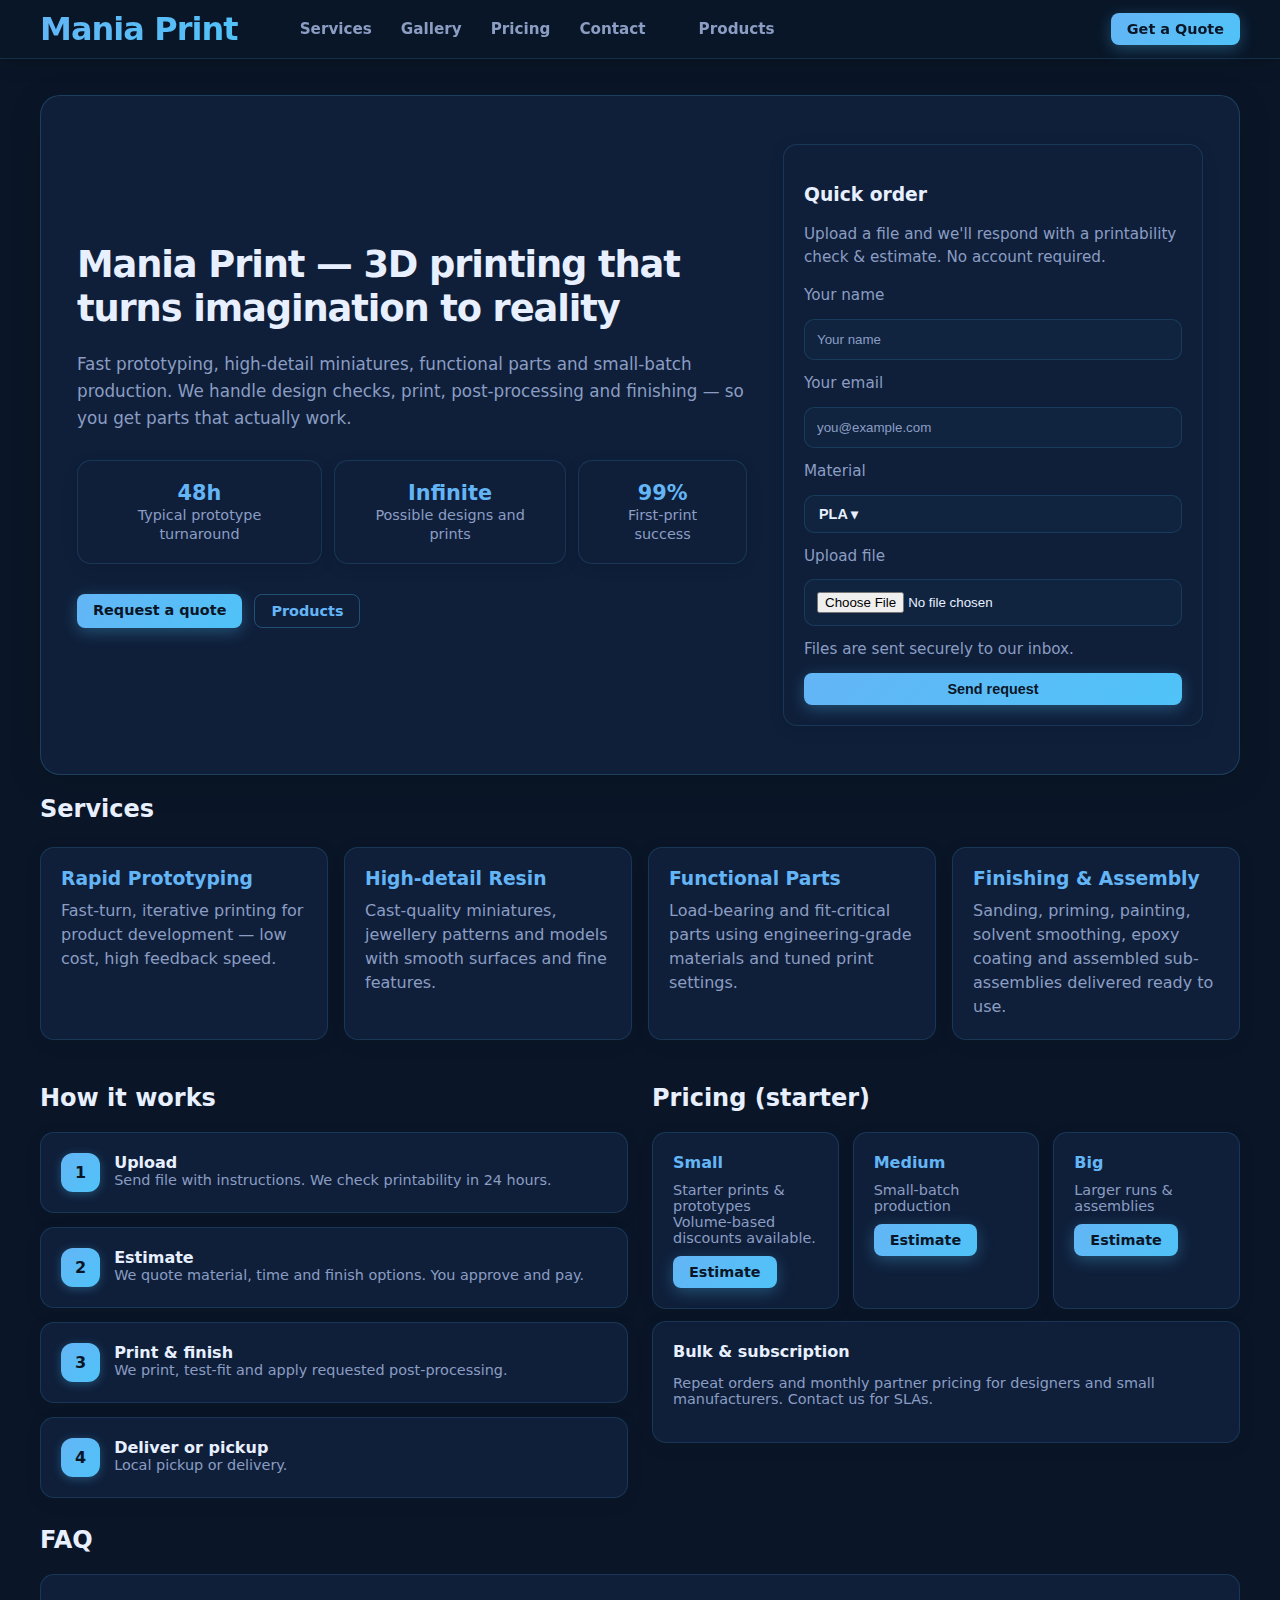
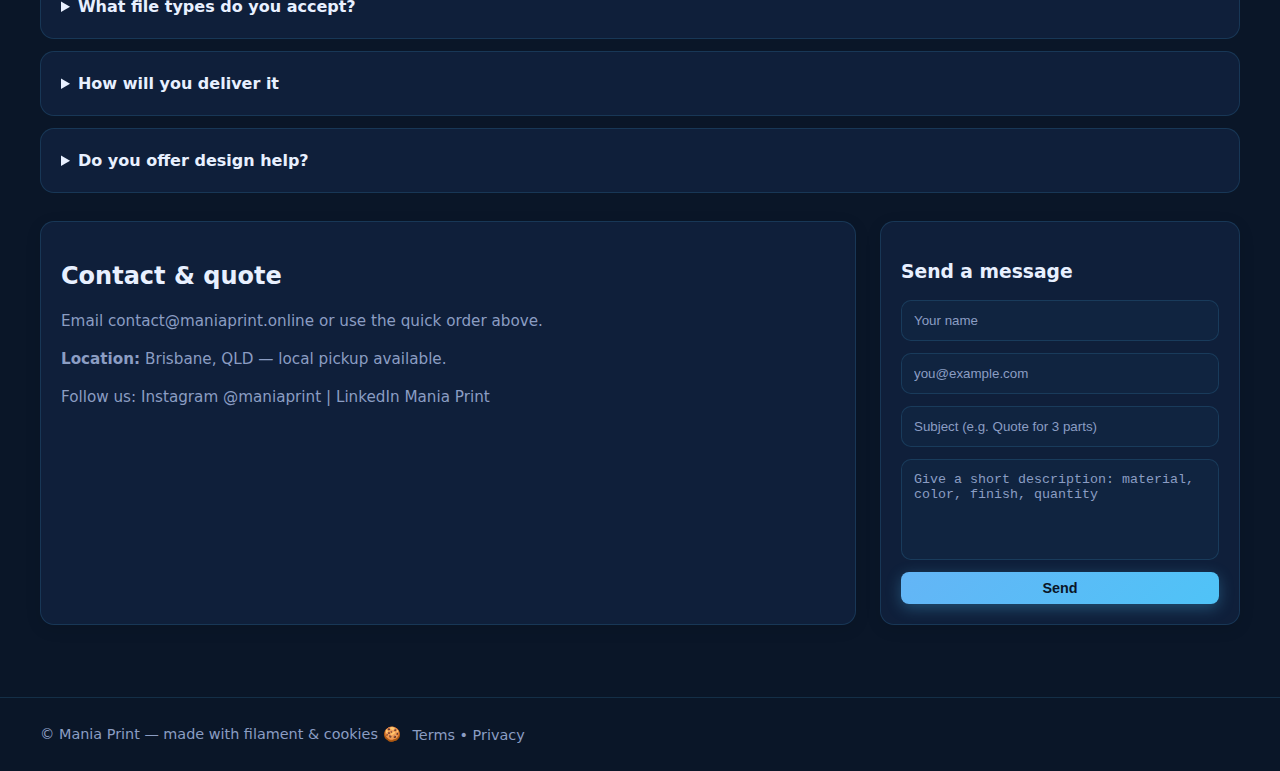
<file: index.html>
<!-- Main -->

<!doctype html>
<html lang="en">
<head>
  <meta charset="utf-8" />
  <meta name="viewport" content="width=device-width,initial-scale=1" />
  <title>Mania Print — 3D Printing Studio</title>
  <meta name="description" content="Mania Print — professional 3D printing services: prototyping, small-batch production, repairs, finishing and custom design." />
  <link rel="stylesheet" href="styles.css">
</head>
<body>
  <header class="site-header">
    <div class="container">
      <a class="logo" href="index.html">Mania Print</a>
      <nav class="nav" id="nav">
        <a href="#services">Services</a>
        <a href="#gallery">Gallery</a>
        <a href="#pricing">Pricing</a>
        <a href="#contact">Contact</a>
        <a href="products" class="nav">Products</a>
      </nav>
      <a class="cta" href="#get-quote">Get a Quote</a>
    </div>
  </header>

  <main class="container">
    <section class="hero">
      <div>
        <h1>Mania Print — 3D printing that turns imagination to reality</h1>
        <p class="lead">Fast prototyping, high-detail miniatures, functional parts and small-batch production. We handle design checks, print, post-processing and finishing — so you get parts that actually work.</p>

        <div class="kpis">
          <div class="kpi card"><b>48h</b><span class="small">Typical prototype turnaround</span></div>
          <div class="kpi card"><b>Infinite</b><span class="small">Possible designs and prints</span></div>
          <div class="kpi card"><b>99%</b><span class="small">First-print success</span></div>
        </div>

        <div style="margin-top:30px;display:flex;gap:12px;flex-wrap:wrap">
          <a class="cta" href="#get-quote">Request a quote</a>
          <a class="cta ghost" href="products">Products</a>
        </div>
      </div>

      <aside class="card">
        <h3>Quick order</h3>
        <p class="note">Upload a file and we'll respond with a printability check & estimate. No account required.</p>

        <form id="uploadForm" action="https://getform.io/f/bqoelodb" method="POST" enctype="multipart/form-data" class="fieldset">
          <label class="note">Your name</label>
          <input id="uploadName" name="name" placeholder="Your name" required />

          <label class="note">Your email</label>
          <input id="uploadEmail" name="email" type="email" placeholder="you@example.com" required />

          <label class="note">Material</label>
          <select id="uploadMaterial" name="material" required class="hidden">
            <option value="PLA">PLA</option>
          </select>
          
          <div id="material-dropdown" class="custom-select">
            <button type="button" class="custom-select-button">PLA ▾</button>
            <div class="custom-select-options hidden">
              <div class="custom-select-option" data-value="PLA">PLA</div>
              <div class="custom-select-option disabled" data-value="">More Coming Soon!</div>
            </div>
          </div>

          <label class="note">Upload file</label>
          <input id="uploadFile" name="file" type="file" accept=".stl,.obj,.step,.stp,.3mf" />

          <small class="note">Files are sent securely to our inbox.</small>
          <button class="cta" id="uploadSubmit" type="submit">Send request</button>

          <div id="uploadStatus" class="note" style="display:none;margin-top:8px"></div>
        </form>
      </aside>
    </section>

    <section id="services">
      <h2>Services</h2>
      <div class="services">
        <div class="service card">
          <h3>Rapid Prototyping</h3>
          <p>Fast-turn, iterative printing for product development — low cost, high feedback speed.</p>
        </div>
        <div class="service card">
          <h3>High-detail Resin</h3>
          <p>Cast-quality miniatures, jewellery patterns and models with smooth surfaces and fine features.</p>
        </div>
        <div class="service card">
          <h3>Functional Parts</h3>
          <p>Load-bearing and fit-critical parts using engineering-grade materials and tuned print settings.</p>
        </div>
        <div class="service card">
          <h3>Finishing & Assembly</h3>
          <p>Sanding, priming, painting, solvent smoothing, epoxy coating and assembled sub-assemblies delivered ready to use.</p>
        </div>
      </div>
    </section>

    <section id="pricing" class="split">
      <div>
        <h2>How it works</h2>
        <div class="steps">
          <div class="step card">
            <div class="num">1</div>
            <div>
              <strong>Upload</strong>
              <div class="small">Send file with instructions. We check printability in 24 hours.</div>
            </div>
          </div>

          <div class="step card">
            <div class="num">2</div>
            <div>
              <strong>Estimate</strong>
              <div class="small">We quote material, time and finish options. You approve and pay.</div>
            </div>
          </div>

          <div class="step card">
            <div class="num">3</div>
            <div>
              <strong>Print & finish</strong>
              <div class="small">We print, test-fit and apply requested post-processing.</div>
            </div>
          </div>

          <div class="step card">
            <div class="num">4</div>
            <div>
              <strong>Deliver or pickup</strong>
              <div class="small">Local pickup or delivery.</div>
            </div>
          </div>
        </div>
      </div>

      <aside>
        <h2>Pricing (starter)</h2>
        <div class="pricing">
          <div class="price card">
            <h4>Small</h4>
            <div class="small">Starter prints & prototypes</div>
            <div class="small">Volume-based discounts available.</div>
            <a class="cta topmargin" href="#get-quote">Estimate</a>
          </div>

          <div class="price card">
            <h4>Medium</h4>
            <div class="small">Small-batch production</div>
            <a class="cta topmargin" href="#get-quote">Estimate</a>
          </div>

          <div class="price card">
            <h4>Big</h4>
            <div class="small">Larger runs & assemblies</div>
            <a class="cta topmargin" href="#get-quote">Estimate</a>
          </div>
        </div>

        <div style="margin-top:12px" class="card">
          <strong>Bulk & subscription</strong>
          <p class="small">Repeat orders and monthly partner pricing for designers and small manufacturers. Contact us for SLAs.</p>
        </div>
      </aside>
    </section>

    <section class="faq">
      <h2>FAQ</h2>
      <details><summary>What file types do you accept?</summary><div class="small">We accept .stl, .obj, .3mf, STEP/IGES for assemblies.</div></details>
      <details><summary>How will you deliver it</summary><div class="small">Pick up or local delivery; we can also ship nationwide at cost.</div></details>
      <details><summary>Do you offer design help?</summary><div class="small">Yes — CAD tweaks and design-for-manufacturability (DFM) available.</div></details>
    </section>

    <section id="contact" class="contact">
      <div class="card">
        <h2>Contact & quote</h2>
        <p class="note">Email contact@maniaprint.online or use the quick order above.</p>
        <p class="note"><strong>Location:</strong> Brisbane, QLD — local pickup available.</p>
        <p class="note">Follow us: Instagram @maniaprint | LinkedIn Mania Print</p>
      </div>

      <aside class="card">
        <h3>Send a message</h3>
        <form id="contactForm" action="https://getform.io/f/bqoelodb" method="POST" class="fieldset">
          <input id="name" name="name" placeholder="Your name" required />
          <input id="contactEmail" name="email" type="email" placeholder="you@example.com" required />
          <input id="subject" name="subject" placeholder="Subject (e.g. Quote for 3 parts)" />
          <textarea id="message" name="message" rows="5" placeholder="Give a short description: material, color, finish, quantity"></textarea>
          <button class="cta" id="contactSubmit" type="submit">Send</button>
          <div id="contactStatus" class="note" style="display:none;margin-top:8px"></div>
        </form>
      </aside>
    </section>

  </main>

  <footer class="container">
    <div style="display:flex;justify-content:space-between;align-items:center;gap:12px;flex-wrap:wrap">
      <div class="small">© Mania Print — made with filament & cookies 🍪</div>
      <div class="small">Terms • Privacy</div>
    </div>
  </footer>

  <script>
    // Navigation highlighting based on current page/section
    document.addEventListener('DOMContentLoaded', () => {
      const currentPath = window.location.pathname;
      const currentHash = window.location.hash;
      const navLinks = document.querySelectorAll('.nav a');
      
      navLinks.forEach(link => {
        const href = link.getAttribute('href');
        
        // Check if we're on the main page with a hash
        if (currentHash && href === currentHash) {
          link.classList.add('nav-active');
        }
        // Check if we're on a different page
        else if (href.includes('index.html') && !currentPath.includes('products')) {
          // We're on the main page
          if (!currentHash && (href === 'index.html' || href === '../index.html')) {
            link.classList.add('nav-active');
          }
        }
      });
      
      // Add click handlers to maintain active state
      navLinks.forEach(link => {
        link.addEventListener('click', () => {
          navLinks.forEach(l => l.classList.remove('nav-active'));
          link.classList.add('nav-active');
        });
      });
    });

    // Custom dropdown for material selection
    const materialBtn = document.querySelector('#material-dropdown .custom-select-button');
    const materialOpts = document.querySelector('#material-dropdown .custom-select-options');
    const materialSelect = document.getElementById('uploadMaterial');

    if (materialBtn) {
      materialBtn.addEventListener('click', () => materialOpts.classList.toggle('hidden'));
      
      document.querySelectorAll('#material-dropdown .custom-select-option').forEach(opt => {
        opt.addEventListener('click', () => {
          if (opt.classList.contains('disabled')) return;
          
          const value = opt.getAttribute('data-value');
          materialSelect.value = value;
          materialBtn.textContent = opt.textContent.replace('More Coming Soon!', 'PLA') + ' ▾';
          materialOpts.classList.add('hidden');
        });
      });
      
      // Close dropdown when clicking outside
      document.addEventListener('click', (e) => {
        if (!e.target.closest('#material-dropdown')) {
          materialOpts.classList.add('hidden');
        }
      });
    }

    // GetForm integration for both forms
    const uploadForm = document.getElementById('uploadForm');
    const contactForm = document.getElementById('contactForm');
    const uploadStatus = document.getElementById('uploadStatus');
    const contactStatus = document.getElementById('contactStatus');
    const uploadFile = document.getElementById('uploadFile');

    // File size validation (GetForm free = 5MB, paid = 25MB)
    const MAX_FILE_SIZE = 5 * 1024 * 1024; // 5MB in bytes

    uploadFile.addEventListener('change', (e) => {
      const file = e.target.files[0];
      if (file && file.size > MAX_FILE_SIZE) {
        uploadStatus.style.display = 'block';
        uploadStatus.style.color = 'red';
        uploadStatus.textContent = `⚠️ File too large (${(file.size / 1024 / 1024).toFixed(1)}MB). Please email files over 5MB to contact@maniaprint.online`;
        uploadFile.value = '';
      } else {
        uploadStatus.style.display = 'none';
      }
    });

    // Handle upload form submission - send to email with file link
    uploadForm.addEventListener('submit', async (e) => {
      e.preventDefault();
      
      const file = uploadFile.files[0];
      if (file && file.size > MAX_FILE_SIZE) {
        uploadStatus.style.display = 'block';
        uploadStatus.style.color = 'red';
        uploadStatus.textContent = '⚠️ File too large. Email large files to contact@maniaprint.online';
        return;
      }

      const submitBtn = uploadForm.querySelector('button[type="submit"]');
      submitBtn.disabled = true;
      submitBtn.textContent = 'Sending...';
      uploadStatus.style.display = 'block';
      uploadStatus.textContent = file ? 'Uploading file & details...' : 'Sending your request...';

      const formData = new FormData(uploadForm);

      try {
        const response = await fetch(uploadForm.action, {
          method: 'POST',
          body: formData,
          headers: {
            'Accept': 'application/json'
          }
        });

        if (response.ok) {
          uploadStatus.textContent = file 
            ? '✅ File uploaded! We\'ll review it and email you within 24 hours.' 
            : '✅ Request sent! We\'ll get back to you within 24 hours.';
          uploadStatus.style.color = 'green';
          uploadForm.reset();
        } else {
          throw new Error('Failed to send');
        }
      } catch (error) {
        uploadStatus.textContent = '❌ Upload failed. Please email your file directly to contact@maniaprint.online';
        uploadStatus.style.color = 'red';
      } finally {
        submitBtn.disabled = false;
        submitBtn.textContent = 'Send request';
      }
    });

    // Handle contact form submission
    contactForm.addEventListener('submit', async (e) => {
      e.preventDefault();
      const submitBtn = contactForm.querySelector('button[type="submit"]');
      submitBtn.disabled = true;
      submitBtn.textContent = 'Sending...';
      contactStatus.style.display = 'block';
      contactStatus.textContent = 'Sending your message...';

      const formData = new FormData(contactForm);

      try {
        const response = await fetch(contactForm.action, {
          method: 'POST',
          body: formData,
          headers: {
            'Accept': 'application/json'
          }
        });

        if (response.ok) {
          contactStatus.textContent = '✅ Message sent! We\'ll reply ASAP.';
          contactStatus.style.color = 'green';
          contactForm.reset();
        } else {
          throw new Error('Failed to send');
        }
      } catch (error) {
        contactStatus.textContent = '❌ Failed to send. Email us at contact@maniaprint.online instead.';
        contactStatus.style.color = 'red';
      } finally {
        submitBtn.disabled = false;
        submitBtn.textContent = 'Send';
      }
    });
  </script>
</body>

</html>
</file>
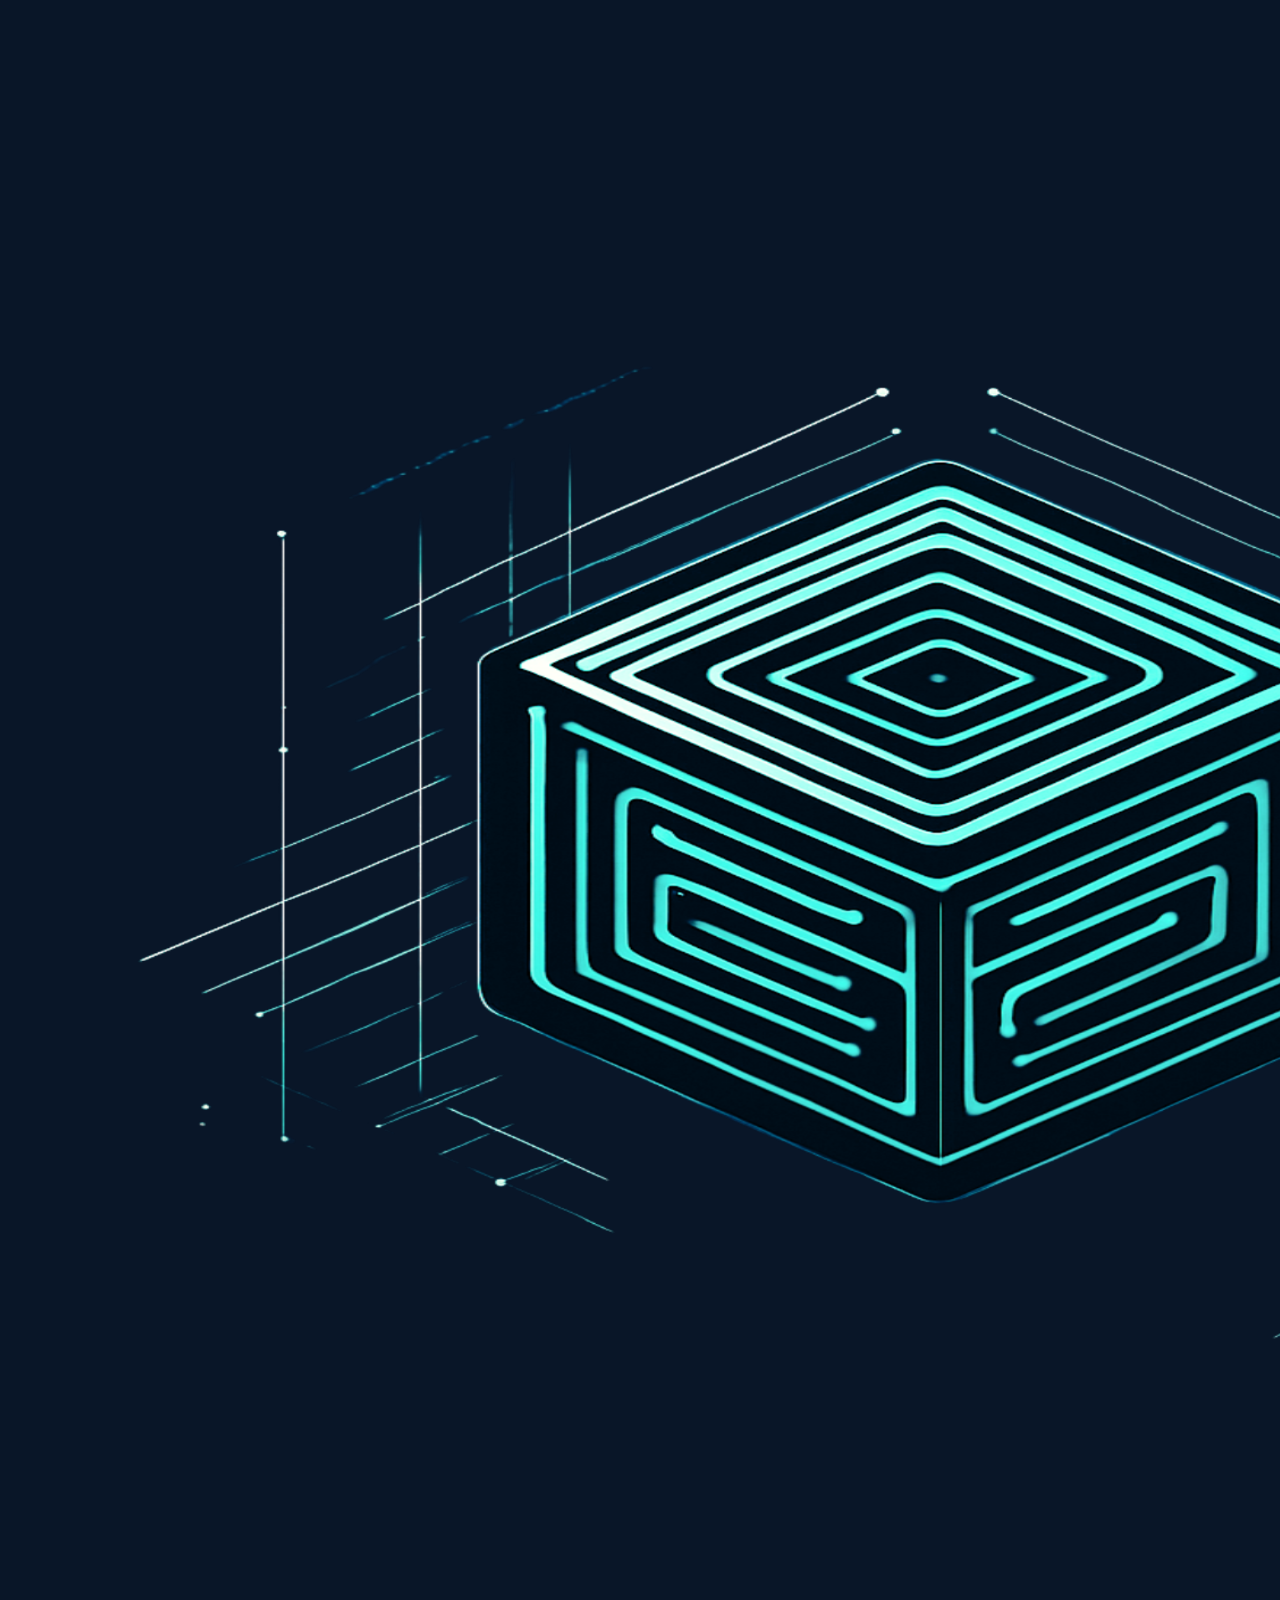
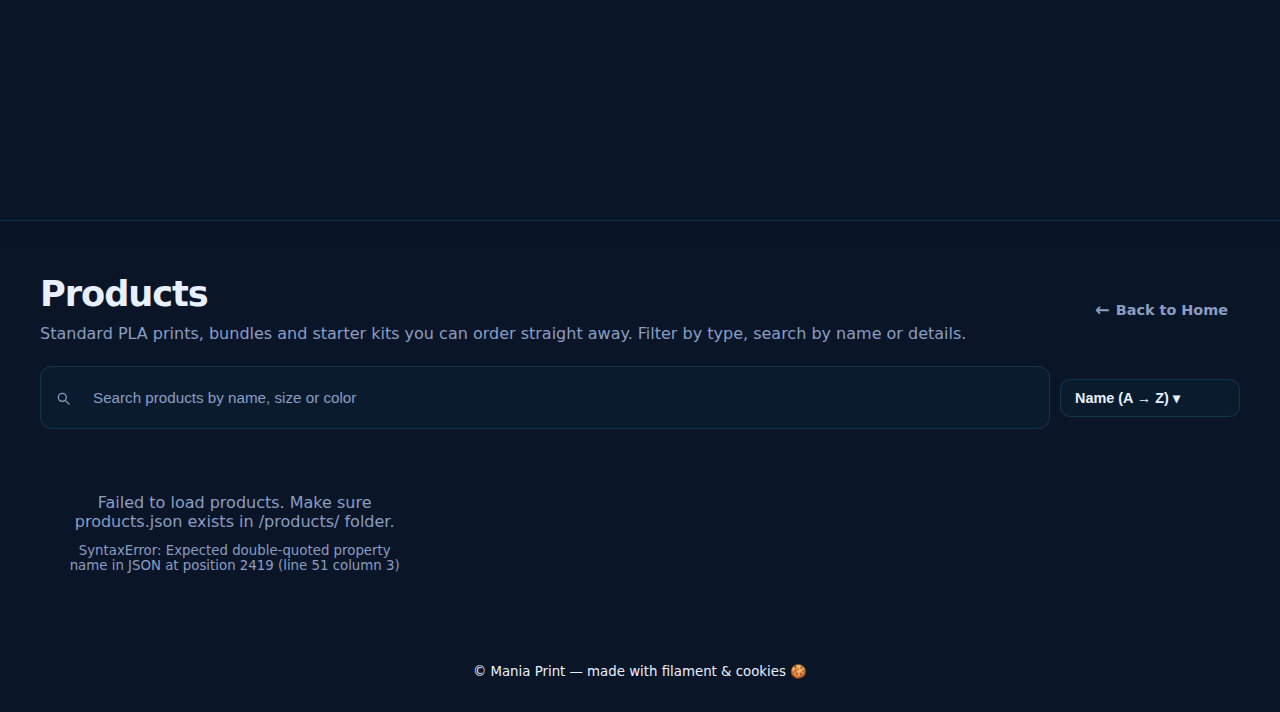
<file: products/index.html>
<!doctype html>
<html lang="en">
<head>
  <meta charset="utf-8"/>
  <meta name="viewport" content="width=device-width,initial-scale=1"/>
  <title>Products — Mania Print</title>
  <meta name="description" content="All products and standard offerings — Mania Print"/>
  <link rel="stylesheet" href="../styles.css">
</head>
<body>
  <header class="site-header">
    <div class="container">
      <div class="logo-container">
        <img src="../images/logo-transparent.png" alt="Mania Print Logo" class="logo-img" onerror="this.style.display='none'">
        <a class="logo" href="..">Mania Print</a>
      </div>
      <nav class="nav" id="nav">
        <a href="../#services">Services</a>
        <a href="../#gallery">Gallery</a>
        <a href="../#pricing">Pricing</a>
        <a href="../#contact">Contact</a>
        <a href="#" class="nav-active">Products</a>
      </nav>
      <a class="cta" href="../#contact">Get a Quote</a>
    </div>
  </header>

  <main class="container">
    <section class="tools-hero">
      <div style="display:flex; justify-content:space-between; align-items:center; gap:20px; flex-wrap:wrap;">
        <div>
          <h1>Products</h1>
          <p class="small">Standard PLA prints, bundles and starter kits you can order straight away. Filter by type, search by name or details.</p>
        </div>
        <a class="btn back" href="../">Back to Home</a>
      </div>

      <div class="controls">
        <div class="search" role="search">
          <svg width="16" height="16" viewBox="0 0 24 24" fill="none">
            <path d="M21 21l-4.35-4.35" stroke="currentColor" stroke-width="2" stroke-linecap="round" stroke-linejoin="round"/>
            <circle cx="11" cy="11" r="6" stroke="currentColor" stroke-width="2"/>
          </svg>
          <input id="q" placeholder="Search products by name, size or color" />
        </div>

        <select id="sort" class="hidden">
          <option value="alpha">Name (A → Z)</option>
          <option value="alpha-desc">Name (Z → A)</option>
          <option value="price-asc">Price (low → high)</option>
          <option value="price-desc">Price (high → low)</option>
        </select>

        <div id="sort-dropdown" class="custom-select">
          <button class="custom-select-button">Name (A → Z) ▾</button>
          <div class="custom-select-options hidden">
            <div class="custom-select-option" data-value="alpha">Name (A → Z)</div>
            <div class="custom-select-option" data-value="alpha-desc">Name (Z → A)</div>
            <div class="custom-select-option" data-value="price-asc">Price (low → high)</div>
            <div class="custom-select-option" data-value="price-desc">Price (high → low)</div>
          </div>
        </div>
      </div>

      <div class="chips" id="chips"></div>
    </section>

    <div id="grid" class="cards-grid" aria-live="polite"></div>
    <div id="empty" class="small" style="margin-top:40px;text-align:center;color:var(--muted);display:none;">No products match your search.</div>
  </main>

  <footer class="site-footer">
    <div class="container">
      <small>© Mania Print — made with filament & cookies 🍪</small>
    </div>
  </footer>

  <script>
  (function(){
    const grid = document.getElementById('grid');
    const chips = document.getElementById('chips');
    const q = document.getElementById('q');
    const sort = document.getElementById('sort');
    const empty = document.getElementById('empty');
    const sortBtn = document.querySelector('.custom-select-button');
    const sortOpts = document.querySelector('.custom-select-options');

    let products = [];
    let activeType = null;

    async function fetchProducts(){
      const r = await fetch('products.json', {cache:'no-store'});
      if (!r.ok) throw new Error('products.json not found');
      return await r.json();
    }

    function escapeHtml(s){ 
      if(!s && s !== 0) return ''; 
      return String(s).replaceAll('&','&amp;').replaceAll('<','&lt;').replaceAll('>','&gt;').replaceAll('"','&quot;').replaceAll("'","&#39;"); 
    }

    function makeIcon(title, type){
      const initial = title && title[0] ? title[0].toUpperCase() : '?';
      const colors = {
        'Standard': 'background: linear-gradient(135deg, rgba(79,195,247,0.2), rgba(33,150,243,0.1));',
        'Premium': 'background: linear-gradient(135deg, rgba(100,181,246,0.25), rgba(79,195,247,0.15));',
        'Bundle': 'background: linear-gradient(135deg, rgba(79,195,247,0.3), rgba(33,150,243,0.2));',
        'Custom': 'background: linear-gradient(135deg, rgba(100,181,246,0.2), rgba(79,195,247,0.1));'
      };
      const color = colors[type] || 'background: linear-gradient(135deg, rgba(79,195,247,0.15), rgba(33,150,243,0.08));';
      return `<div class="icon" style="${color}">${initial}</div>`;
    }

    function renderCard(item) {
      const priceDisplay = (typeof item.price === 'number') ? `$${item.price.toFixed(2)}` : (item.price || 'Quote');
      const tagsHtml = (item.tags || []).map(t => `<span class="chip">${escapeHtml(t)}</span>`).join(' ');
      
      let iconHtml = '';
      if(item.image) {
        iconHtml = `<div class="icon"><img src="${escapeHtml(item.image)}" alt="${escapeHtml(item.title)}" style="width:100%; height:100%; object-fit:cover;"></div>`;
      } else {
        iconHtml = makeIcon(item.title, item.type);
      }

      return `<article class="tool-card" data-title="${escapeHtml(item.title)}" data-desc="${escapeHtml(item.description || '')}" data-type="${escapeHtml(item.type || '')}" data-tags="${escapeHtml((item.tags || []).join(','))}">
        <div class="card-top">
          ${iconHtml}
          <div style="min-width:0;flex:1;display:flex;flex-direction:column;">
            <h3>${escapeHtml(item.title)}</h3>
            <p class="card-desc">${escapeHtml(item.description || '')}</p>
            <div class="card-tags">${tagsHtml}</div>
          </div>
        </div>
        <div class="card-actions">
          <a class="btn small primary" href="../#contact">Order</a>
          <button class="btn small ghost view-details" data-id="${escapeHtml(item.id || '')}">Details</button>
          <div class="price">${priceDisplay}</div>
        </div>
      </article>`;
    }

    function renderList(list){
      if (!list || list.length === 0) {
        grid.innerHTML = ''; 
        empty.style.display = 'block'; 
        return;
      }
      empty.style.display = 'none';
      grid.innerHTML = list.map(renderCard).join('');
      attachDetailHandlers();
    }

    function gatherTypes(list){
      const s = new Set();
      list.forEach(it => {
        if(it.type) s.add(it.type);
      });
      return Array.from(s).sort();
    }

    function buildChips(allTypes){
      chips.innerHTML = '';

      const btnAll = document.createElement('button');
      btnAll.className = 'chip' + (activeType === null ? ' active' : '');
      btnAll.textContent = 'All';
      btnAll.addEventListener('click', ()=>{ 
        activeType = null; 
        applyFilters(); 
        updateChips(); 
      });
      chips.appendChild(btnAll);

      allTypes.forEach(type=>{
        const b = document.createElement('button');
        b.className = 'chip' + (activeType === type ? ' active' : '');
        b.textContent = type;
        b.addEventListener('click', ()=> {
          activeType = (activeType === type) ? null : type;
          applyFilters();
          updateChips();
        });
        chips.appendChild(b);
      });
    }

    function updateChips(){
      document.querySelectorAll('.chip').forEach(el => {
        el.classList.remove('active');
        if (
          (activeType === null && el.textContent === 'All') || 
          (activeType !== null && el.textContent === activeType)
        ) {
          el.classList.add('active');
        }
      });
    }

    function getPriceValue(item) {
      if (typeof item.price === 'number') return item.price;
      return Infinity;
    }

    function applyFilters(){
      const qv = (q.value || '').trim().toLowerCase();
      let filtered = products.slice();

      if (activeType) {
        filtered = filtered.filter(it => it.type === activeType);
      }

      if (qv) {
        filtered = filtered.filter(it => (
          ((it.title||'') + ' ' + (it.description||'') + ' ' + (it.tags||[]).join(' '))
            .toLowerCase()
            .includes(qv)
        ));
      }

      if (sort.value === 'alpha') {
        filtered.sort((a,b)=>a.title.localeCompare(b.title));
      } else if (sort.value === 'alpha-desc') {
        filtered.sort((a,b)=>b.title.localeCompare(a.title));
      } else if (sort.value === 'price-asc') {
        filtered.sort((a,b)=> getPriceValue(a) - getPriceValue(b));
      } else if (sort.value === 'price-desc') {
        filtered.sort((a,b)=> getPriceValue(b) - getPriceValue(a));
      }

      renderList(filtered);
    }

    function attachDetailHandlers(){
      document.querySelectorAll('.view-details').forEach(btn=>{
        btn.addEventListener('click', (e)=>{
          const id = e.currentTarget.getAttribute('data-id');
          const p = products.find(x => String(x.id) === String(id));
          if (!p) return showModal('Product not found');
          
          const tagsHtml = (p.tags || []).map(t => `<span style="background:rgba(79,195,247,0.08); padding:6px 12px; border-radius:8px; font-size:0.85rem; display:inline-block; margin-right:8px;">${escapeHtml(t)}</span>`).join('');
          const priceDisplay = (typeof p.price === 'number') ? `$${p.price.toFixed(2)}` : (p.price || 'Contact for quote');
          
          showModal(`
            <h2 style="margin:0 0 16px 0;color:var(--accent-light);">${escapeHtml(p.title)}</h2>
            <p style="color:var(--muted); margin:0 0 16px 0;line-height:1.6;">${escapeHtml(p.description||'')}</p>
            <div style="margin-bottom:16px;">${tagsHtml}</div>
            <p style="margin:0;"><strong>Type:</strong> ${escapeHtml(p.type||'N/A')}</p>
            <p style="margin:12px 0 0 0;"><strong>Price:</strong> <span style="color:var(--accent-light); font-weight:800; font-size:1.15rem;">${priceDisplay}</span></p>
            ${p.details ? `<p style="margin-top:16px; color:var(--muted); font-size:0.95rem;line-height:1.6;">${escapeHtml(p.details)}</p>` : ''}
          `);
        });
      });
    }

    function showModal(html){
      let m = document.getElementById('simple-modal');
      if (!m) {
        m = document.createElement('div');
        m.id = 'simple-modal';
        m.style.cssText = 'position:fixed; left:0; top:0; right:0; bottom:0; display:flex; align-items:center; justify-content:center; background:rgba(0,0,0,0.8); z-index:9999; padding:20px;';
        m.innerHTML = `<div style="max-width:600px; width:100%; background:var(--panel); padding:32px; border-radius:18px; border:1px solid rgba(79,195,247,0.2); box-shadow:0 12px 48px rgba(0,0,0,0.5);"><div id="simple-modal-content"></div><div style="text-align:right; margin-top:24px;"><button id="closeModal" class="btn ghost">Close</button></div></div>`;
        document.body.appendChild(m);
        document.getElementById('closeModal').addEventListener('click', ()=>m.remove());
        m.addEventListener('click', (e)=>{ if(e.target === m) m.remove(); });
      }
      document.getElementById('simple-modal-content').innerHTML = html;
    }

    async function loadAll(){
      try {
        const raw = await fetchProducts();
        products = raw;
        const types = gatherTypes(products);
        buildChips(types);
        applyFilters();
      } catch (err){
        grid.innerHTML = `<div style="color:var(--muted); padding:24px; text-align:center;">Failed to load products. Make sure products.json exists in /products/ folder.<br><small style="display:block;margin-top:12px;">${escapeHtml(String(err))}</small></div>`;
        empty.style.display='none';
        console.error(err);
      }
    }

    if(sortBtn){
      sortBtn.addEventListener('click', ()=> sortOpts.classList.toggle('hidden'));
      document.querySelectorAll('.custom-select-option').forEach(o=>{
        o.addEventListener('click', ()=>{
          sort.value = o.getAttribute('data-value');
          sortBtn.textContent = o.textContent + ' ▾';
          sortOpts.classList.add('hidden');
          applyFilters();
        });
      });
      document.addEventListener('click', (e) => {
        if (!e.target.closest('#sort-dropdown')) {
          sortOpts.classList.add('hidden');
        }
      });
    }

    let debounce;
    q.addEventListener('input', ()=>{ 
      clearTimeout(debounce); 
      debounce = setTimeout(applyFilters, 200);
    });
    sort.addEventListener('change', applyFilters);

    loadAll();
  })();
  </script>
</body>
</html>
</file>
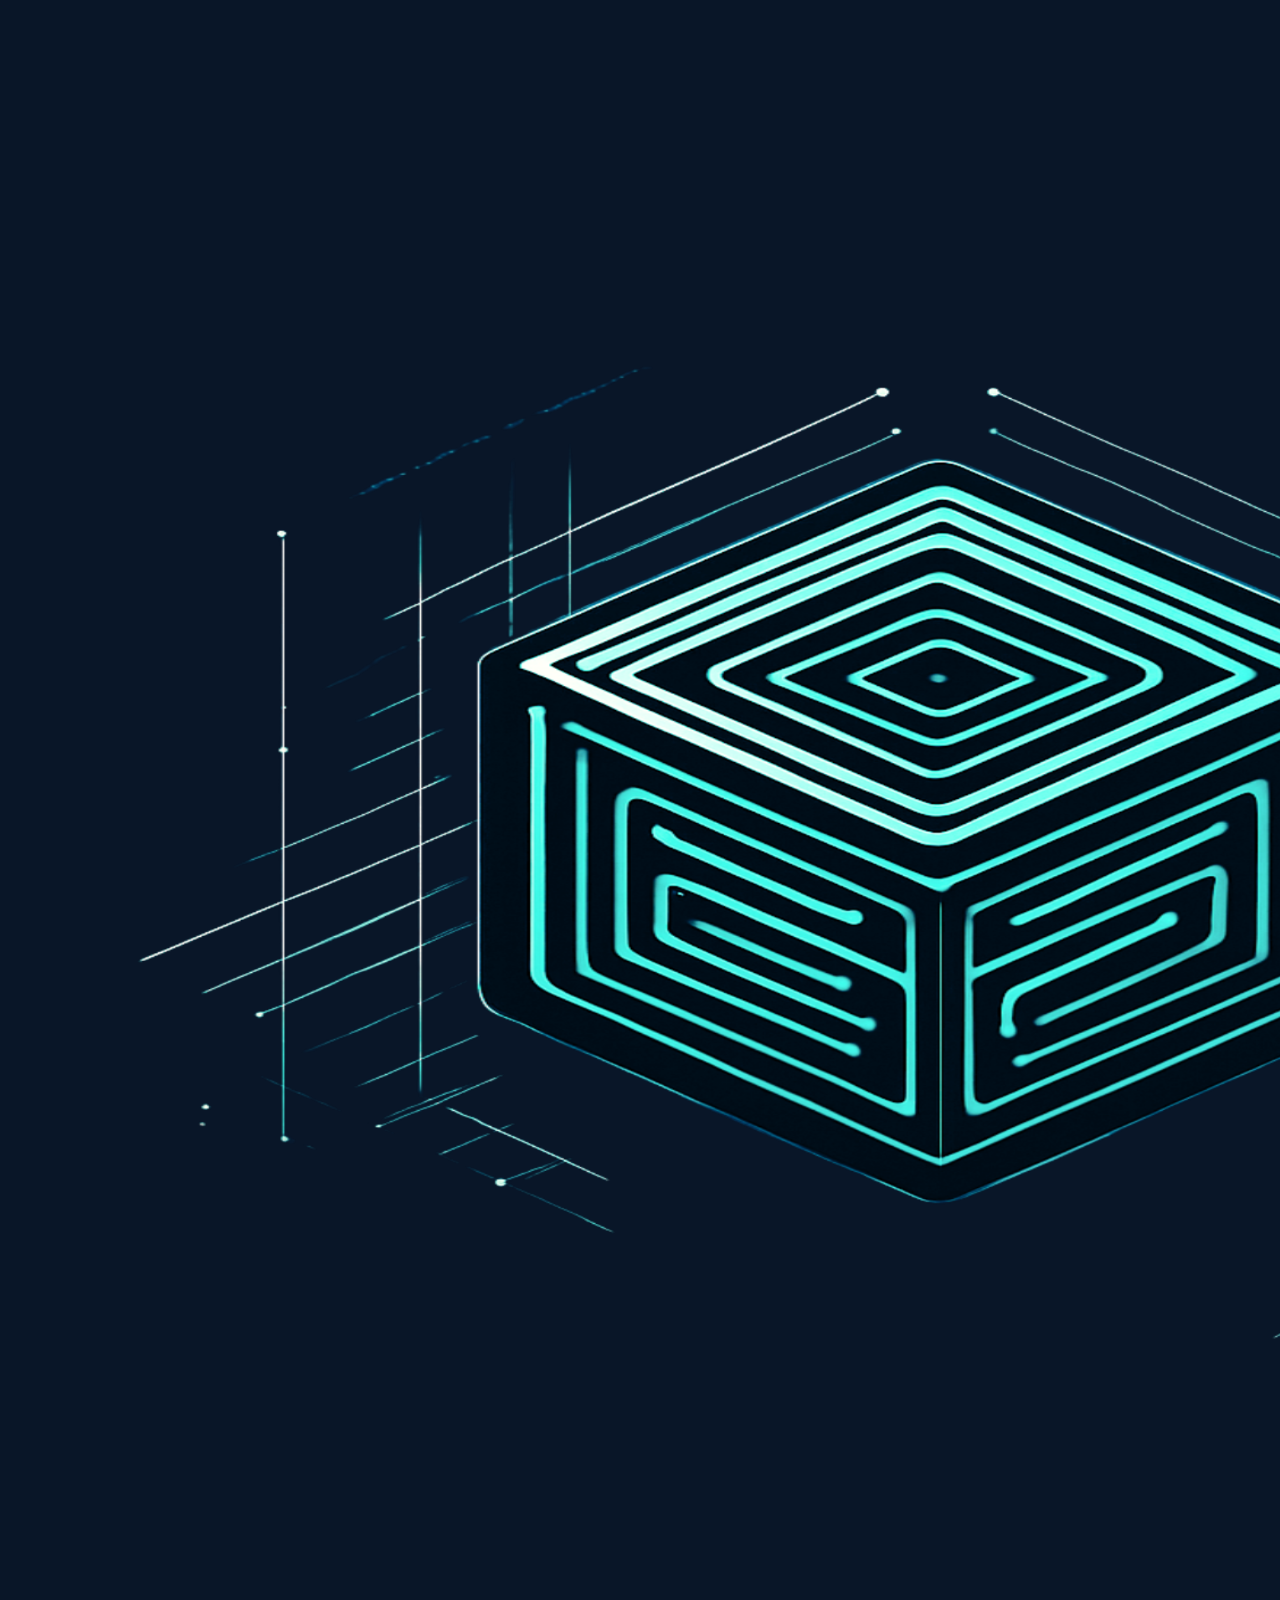
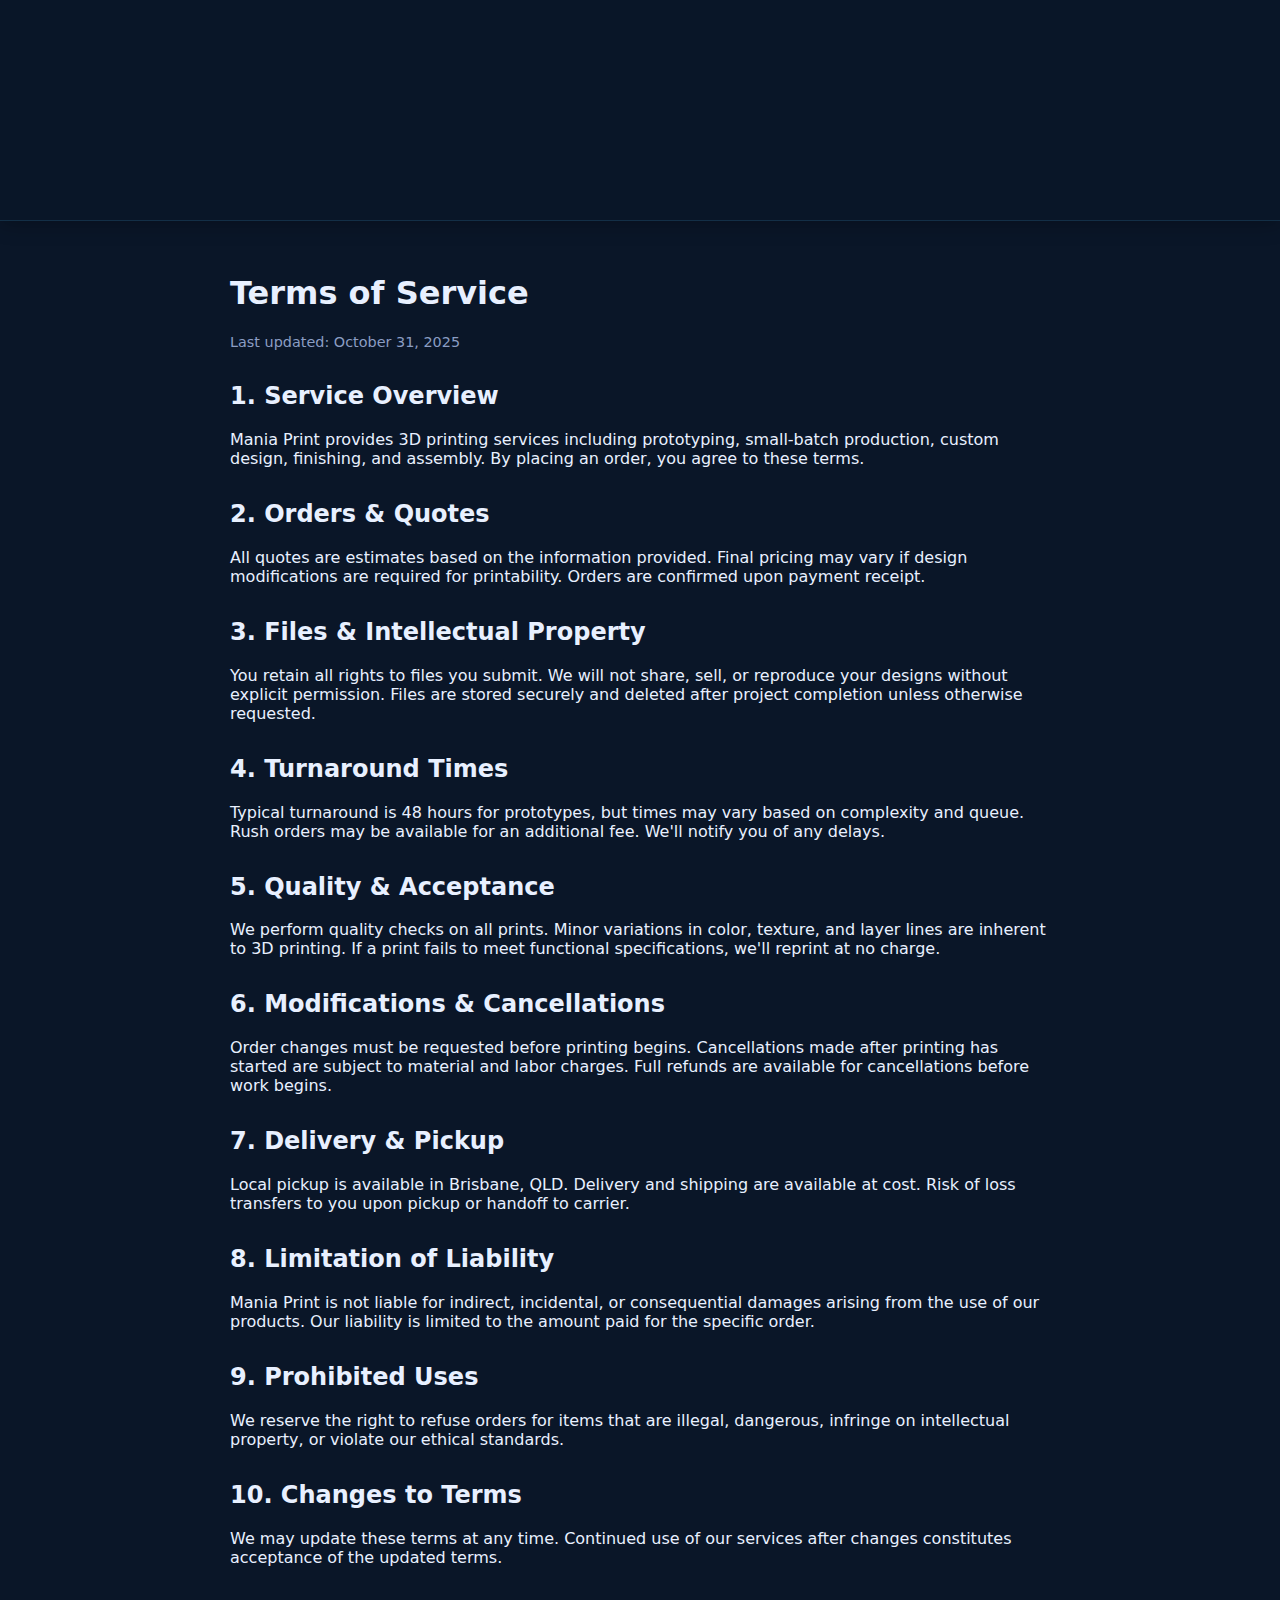
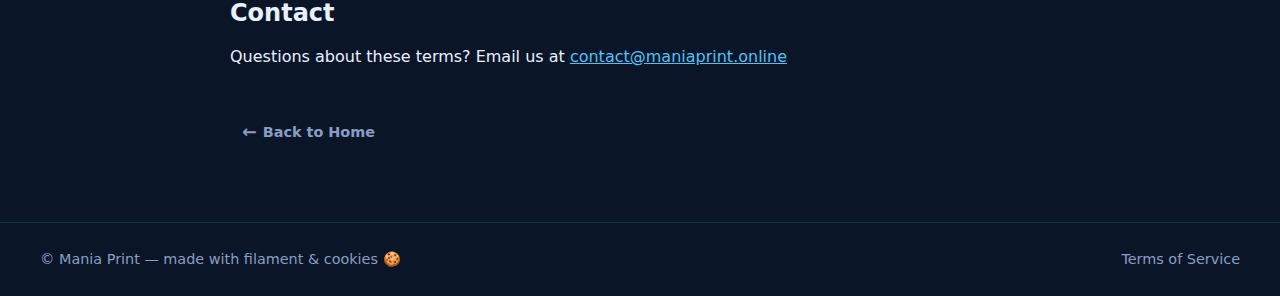
<file: terms/index.html>
<!doctype html>
<html lang="en">
<head>
  <meta charset="utf-8"/>
  <meta name="viewport" content="width=device-width,initial-scale=1"/>
  <title>Terms of Service — Mania Print</title>
  <link rel="icon" type="image/png" href="../images/logo.png" />
  <link rel="stylesheet" href="../styles.css">
</head>
<body>
  <header class="site-header">
    <div class="container header-container">
      <div class="logo-container">
        <img src="../images/logo-transparent.png" alt="Mania Print Logo" class="logo-img" onerror="this.style.display='none'">
        <a class="logo" href="../index.html">Mania Print</a>
      </div>
      <nav class="nav">
        <a href="../index.html#services">Services</a>
        <a href="../index.html#pricing">Pricing</a>
        <a href="../index.html#contact">Contact</a>
        <a href="../products" class="nav-products">Products</a>
      </nav>
    </div>
  </header>

  <main class="container" style="max-width:900px">
    <h1>Terms of Service</h1>
    <p class="small" style="margin-bottom:32px">Last updated: October 31, 2025</p>

    <section style="margin-bottom:32px">
      <h2>1. Service Overview</h2>
      <p>Mania Print provides 3D printing services including prototyping, small-batch production, custom design, finishing, and assembly. By placing an order, you agree to these terms.</p>
    </section>

    <section style="margin-bottom:32px">
      <h2>2. Orders & Quotes</h2>
      <p>All quotes are estimates based on the information provided. Final pricing may vary if design modifications are required for printability. Orders are confirmed upon payment receipt.</p>
    </section>

    <section style="margin-bottom:32px">
      <h2>3. Files & Intellectual Property</h2>
      <p>You retain all rights to files you submit. We will not share, sell, or reproduce your designs without explicit permission. Files are stored securely and deleted after project completion unless otherwise requested.</p>
    </section>

    <section style="margin-bottom:32px">
      <h2>4. Turnaround Times</h2>
      <p>Typical turnaround is 48 hours for prototypes, but times may vary based on complexity and queue. Rush orders may be available for an additional fee. We'll notify you of any delays.</p>
    </section>

    <section style="margin-bottom:32px">
      <h2>5. Quality & Acceptance</h2>
      <p>We perform quality checks on all prints. Minor variations in color, texture, and layer lines are inherent to 3D printing. If a print fails to meet functional specifications, we'll reprint at no charge.</p>
    </section>

    <section style="margin-bottom:32px">
      <h2>6. Modifications & Cancellations</h2>
      <p>Order changes must be requested before printing begins. Cancellations made after printing has started are subject to material and labor charges. Full refunds are available for cancellations before work begins.</p>
    </section>

    <section style="margin-bottom:32px">
      <h2>7. Delivery & Pickup</h2>
      <p>Local pickup is available in Brisbane, QLD. Delivery and shipping are available at cost. Risk of loss transfers to you upon pickup or handoff to carrier.</p>
    </section>

    <section style="margin-bottom:32px">
      <h2>8. Limitation of Liability</h2>
      <p>Mania Print is not liable for indirect, incidental, or consequential damages arising from the use of our products. Our liability is limited to the amount paid for the specific order.</p>
    </section>

    <section style="margin-bottom:32px">
      <h2>9. Prohibited Uses</h2>
      <p>We reserve the right to refuse orders for items that are illegal, dangerous, infringe on intellectual property, or violate our ethical standards.</p>
    </section>

    <section style="margin-bottom:32px">
      <h2>10. Changes to Terms</h2>
      <p>We may update these terms at any time. Continued use of our services after changes constitutes acceptance of the updated terms.</p>
    </section>

    <section style="margin-bottom:32px">
      <h2>Contact</h2>
      <p>Questions about these terms? Email us at <a href="mailto:contact@maniaprint.online" style="color:var(--accent)">contact@maniaprint.online</a></p>
    </section>

    <div style="margin-top:48px">
      <a class="btn back" href="../index.html">Back to Home</a>
    </div>
  </main>

  <footer class="container">
    <div class="small">© Mania Print — made with filament & cookies 🍪</div>
    <div class="small">
      <a href="../terms" style="color:var(--muted);text-decoration:none">Terms of Service</a>
    </div>
  </footer>
</body>
</html>
</file>
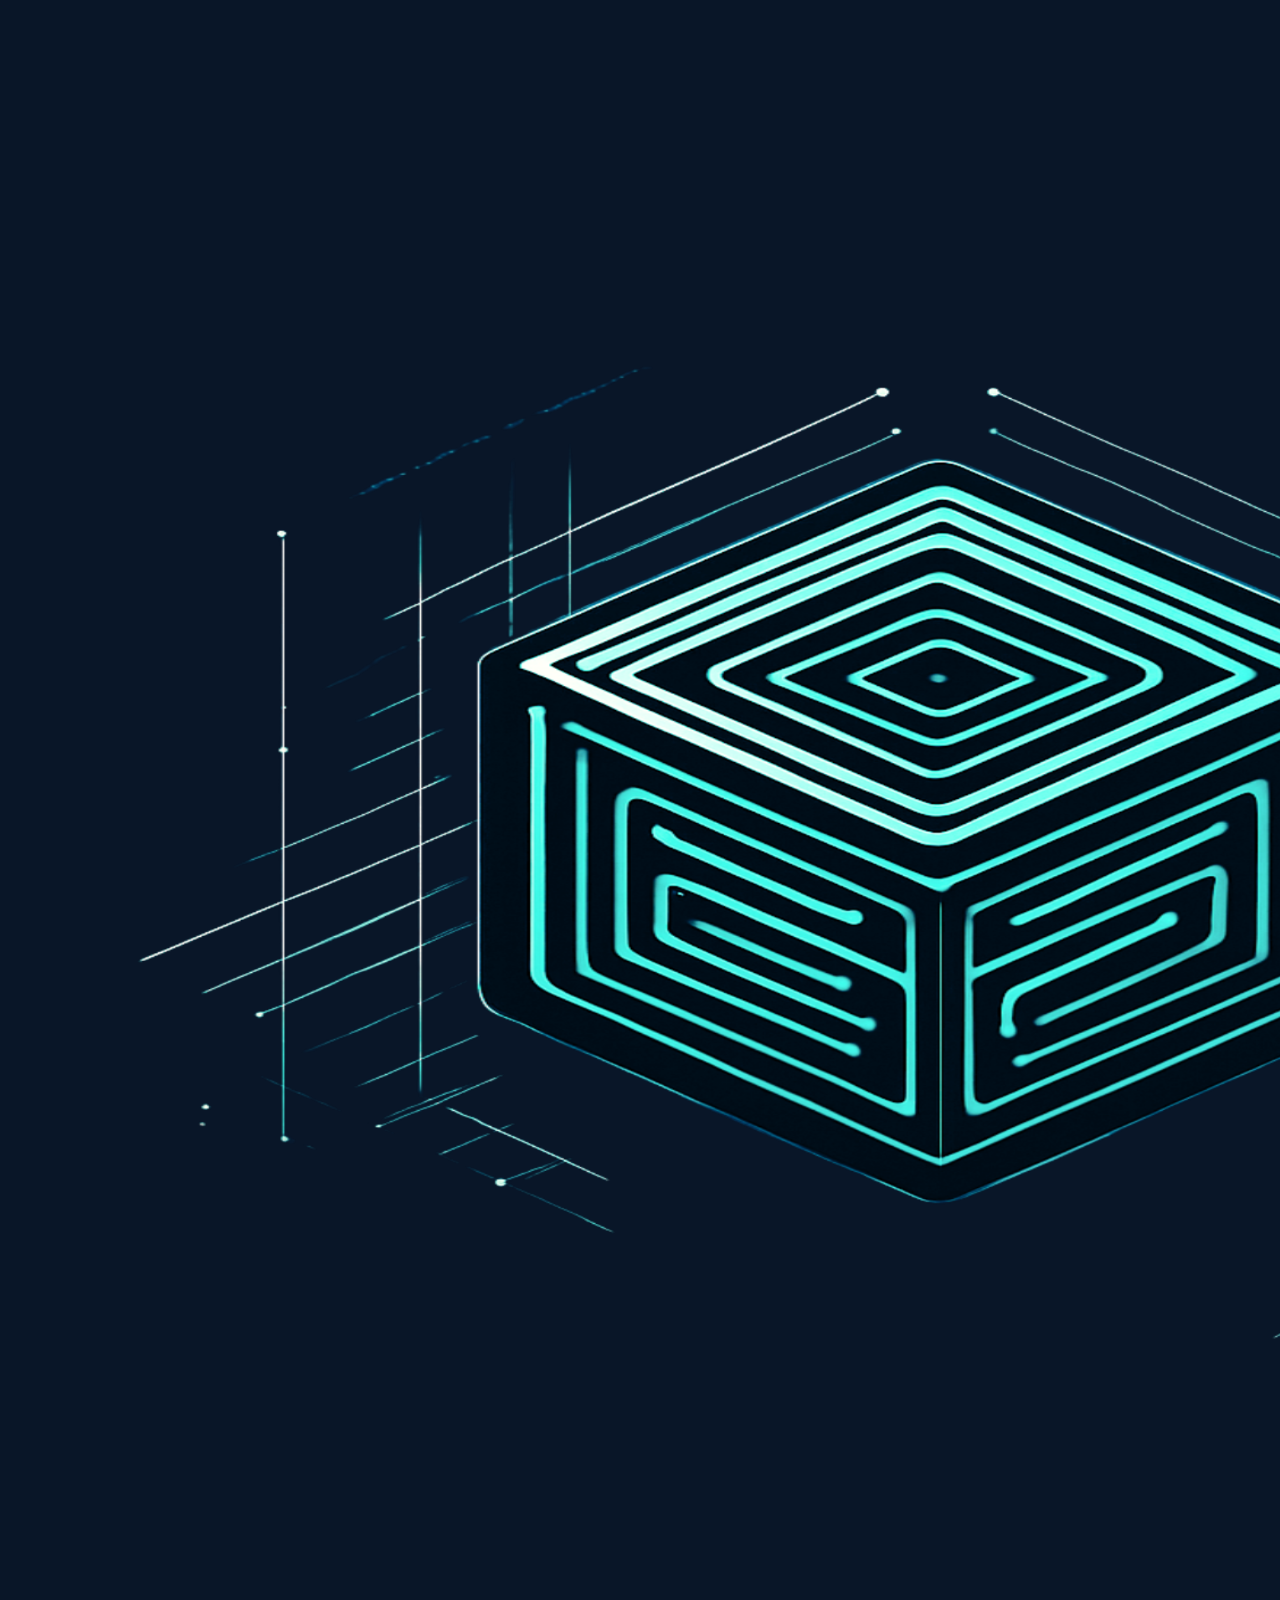
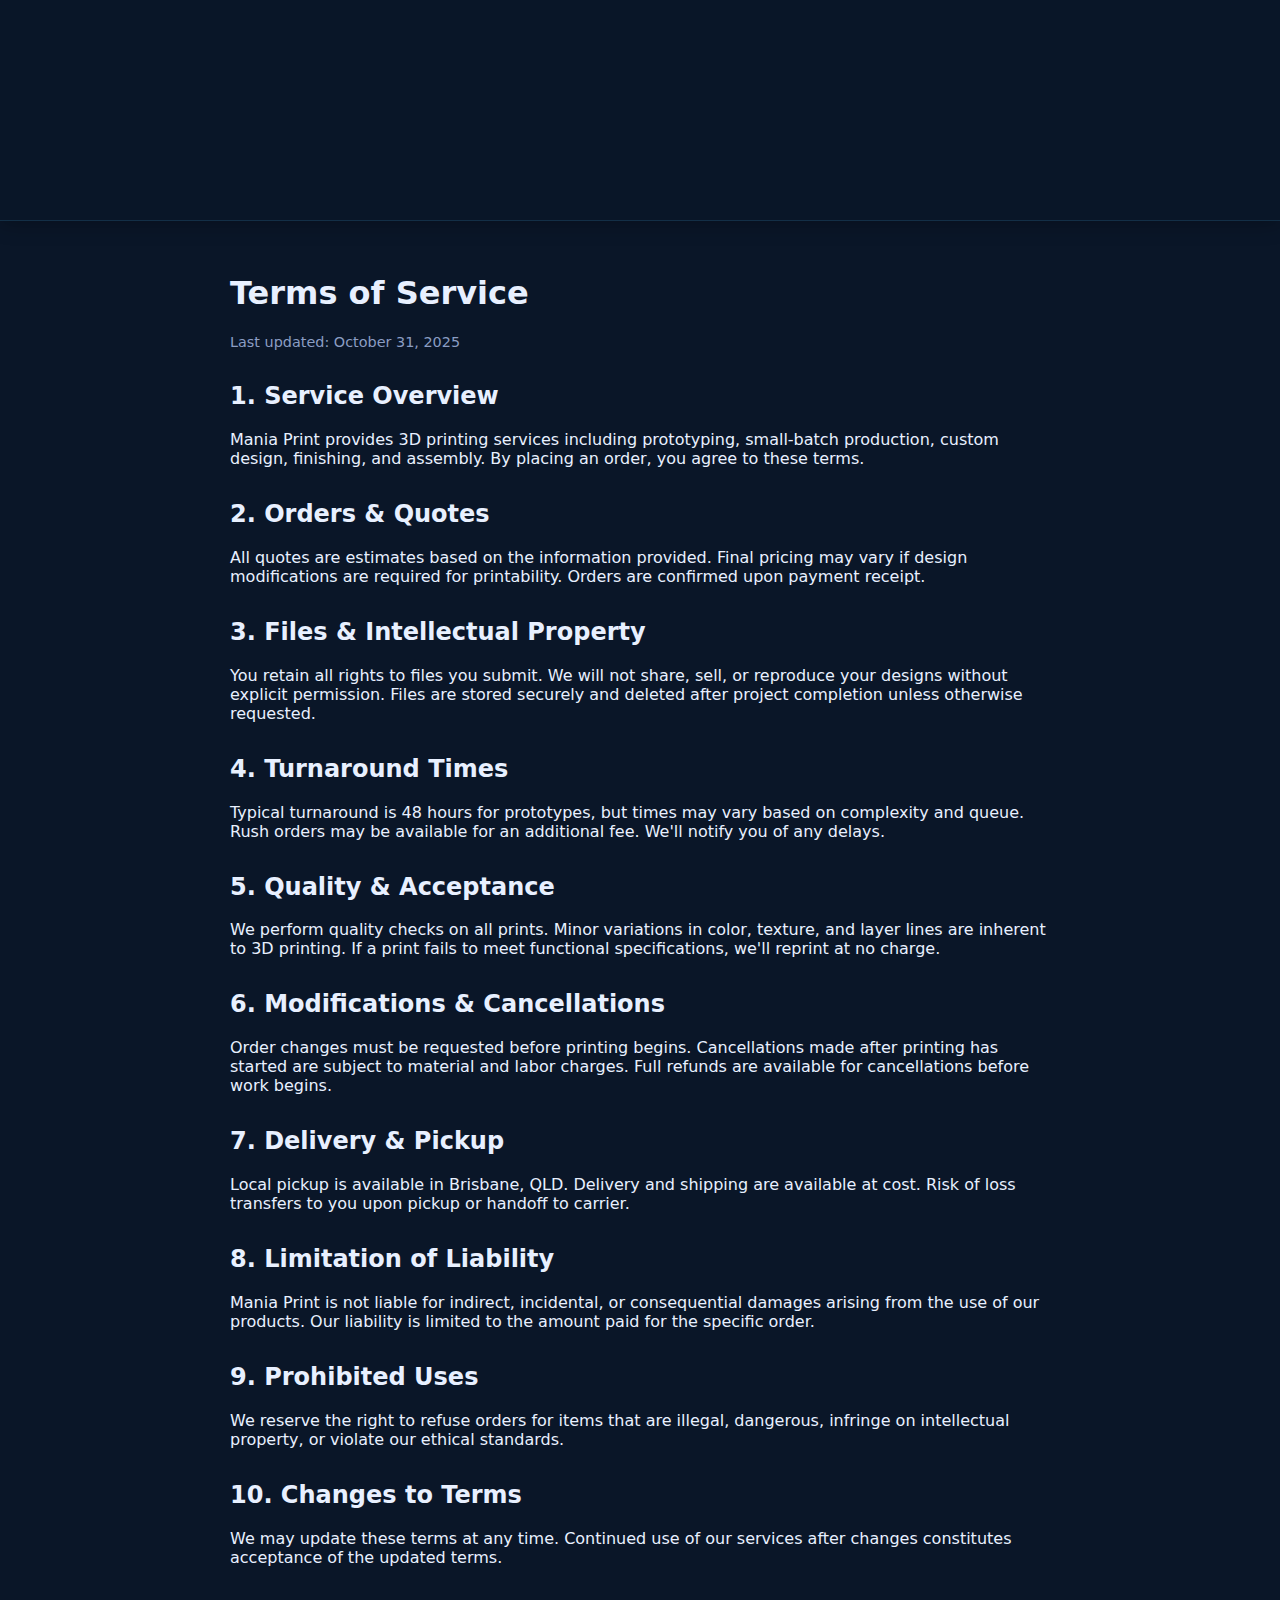
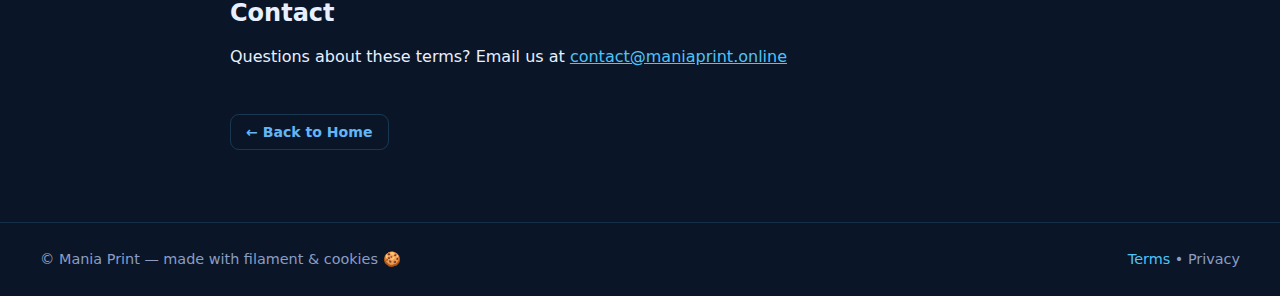
<file: terms.html>
<!doctype html>
<html lang="en">
<head>
  <meta charset="utf-8"/>
  <meta name="viewport" content="width=device-width,initial-scale=1"/>
  <title>Terms of Service — Mania Print</title>
  <link rel="stylesheet" href="styles.css">
</head>
<body>
  <header class="site-header">
    <div class="container header-container">
      <div class="logo-container">
        <img src="images/logo-transparent.png" alt="Mania Print Logo" class="logo-img" onerror="this.style.display='none'">
        <a class="logo" href="index.html">Mania Print</a>
      </div>
      <nav class="nav">
        <a href="index.html">Home</a>
        <a href="products">Products</a>
        <a href="index.html#contact">Contact</a>
      </nav>
      <a class="cta" href="index.html#contact">Get a Quote</a>
    </div>
  </header>

  <main class="container" style="max-width:900px">
    <h1>Terms of Service</h1>
    <p class="small" style="margin-bottom:32px">Last updated: October 31, 2025</p>

    <section style="margin-bottom:32px">
      <h2>1. Service Overview</h2>
      <p>Mania Print provides 3D printing services including prototyping, small-batch production, custom design, finishing, and assembly. By placing an order, you agree to these terms.</p>
    </section>

    <section style="margin-bottom:32px">
      <h2>2. Orders & Quotes</h2>
      <p>All quotes are estimates based on the information provided. Final pricing may vary if design modifications are required for printability. Orders are confirmed upon payment receipt.</p>
    </section>

    <section style="margin-bottom:32px">
      <h2>3. Files & Intellectual Property</h2>
      <p>You retain all rights to files you submit. We will not share, sell, or reproduce your designs without explicit permission. Files are stored securely and deleted after project completion unless otherwise requested.</p>
    </section>

    <section style="margin-bottom:32px">
      <h2>4. Turnaround Times</h2>
      <p>Typical turnaround is 48 hours for prototypes, but times may vary based on complexity and queue. Rush orders may be available for an additional fee. We'll notify you of any delays.</p>
    </section>

    <section style="margin-bottom:32px">
      <h2>5. Quality & Acceptance</h2>
      <p>We perform quality checks on all prints. Minor variations in color, texture, and layer lines are inherent to 3D printing. If a print fails to meet functional specifications, we'll reprint at no charge.</p>
    </section>

    <section style="margin-bottom:32px">
      <h2>6. Modifications & Cancellations</h2>
      <p>Order changes must be requested before printing begins. Cancellations made after printing has started are subject to material and labor charges. Full refunds are available for cancellations before work begins.</p>
    </section>

    <section style="margin-bottom:32px">
      <h2>7. Delivery & Pickup</h2>
      <p>Local pickup is available in Brisbane, QLD. Delivery and shipping are available at cost. Risk of loss transfers to you upon pickup or handoff to carrier.</p>
    </section>

    <section style="margin-bottom:32px">
      <h2>8. Limitation of Liability</h2>
      <p>Mania Print is not liable for indirect, incidental, or consequential damages arising from the use of our products. Our liability is limited to the amount paid for the specific order.</p>
    </section>

    <section style="margin-bottom:32px">
      <h2>9. Prohibited Uses</h2>
      <p>We reserve the right to refuse orders for items that are illegal, dangerous, infringe on intellectual property, or violate our ethical standards.</p>
    </section>

    <section style="margin-bottom:32px">
      <h2>10. Changes to Terms</h2>
      <p>We may update these terms at any time. Continued use of our services after changes constitutes acceptance of the updated terms.</p>
    </section>

    <section style="margin-bottom:32px">
      <h2>Contact</h2>
      <p>Questions about these terms? Email us at <a href="mailto:contact@maniaprint.online" style="color:var(--accent)">contact@maniaprint.online</a></p>
    </section>

    <div style="margin-top:48px">
      <a class="btn ghost" href="index.html">← Back to Home</a>
    </div>
  </main>

  <footer class="container">
    <div class="small">© Mania Print — made with filament & cookies 🍪</div>
    <div class="small">
      <a href="terms.html" style="color:var(--accent);text-decoration:none">Terms</a> • 
      <a href="privacy.html" style="color:var(--muted);text-decoration:none">Privacy</a>
    </div>
  </footer>
</body>
</html>
</file>
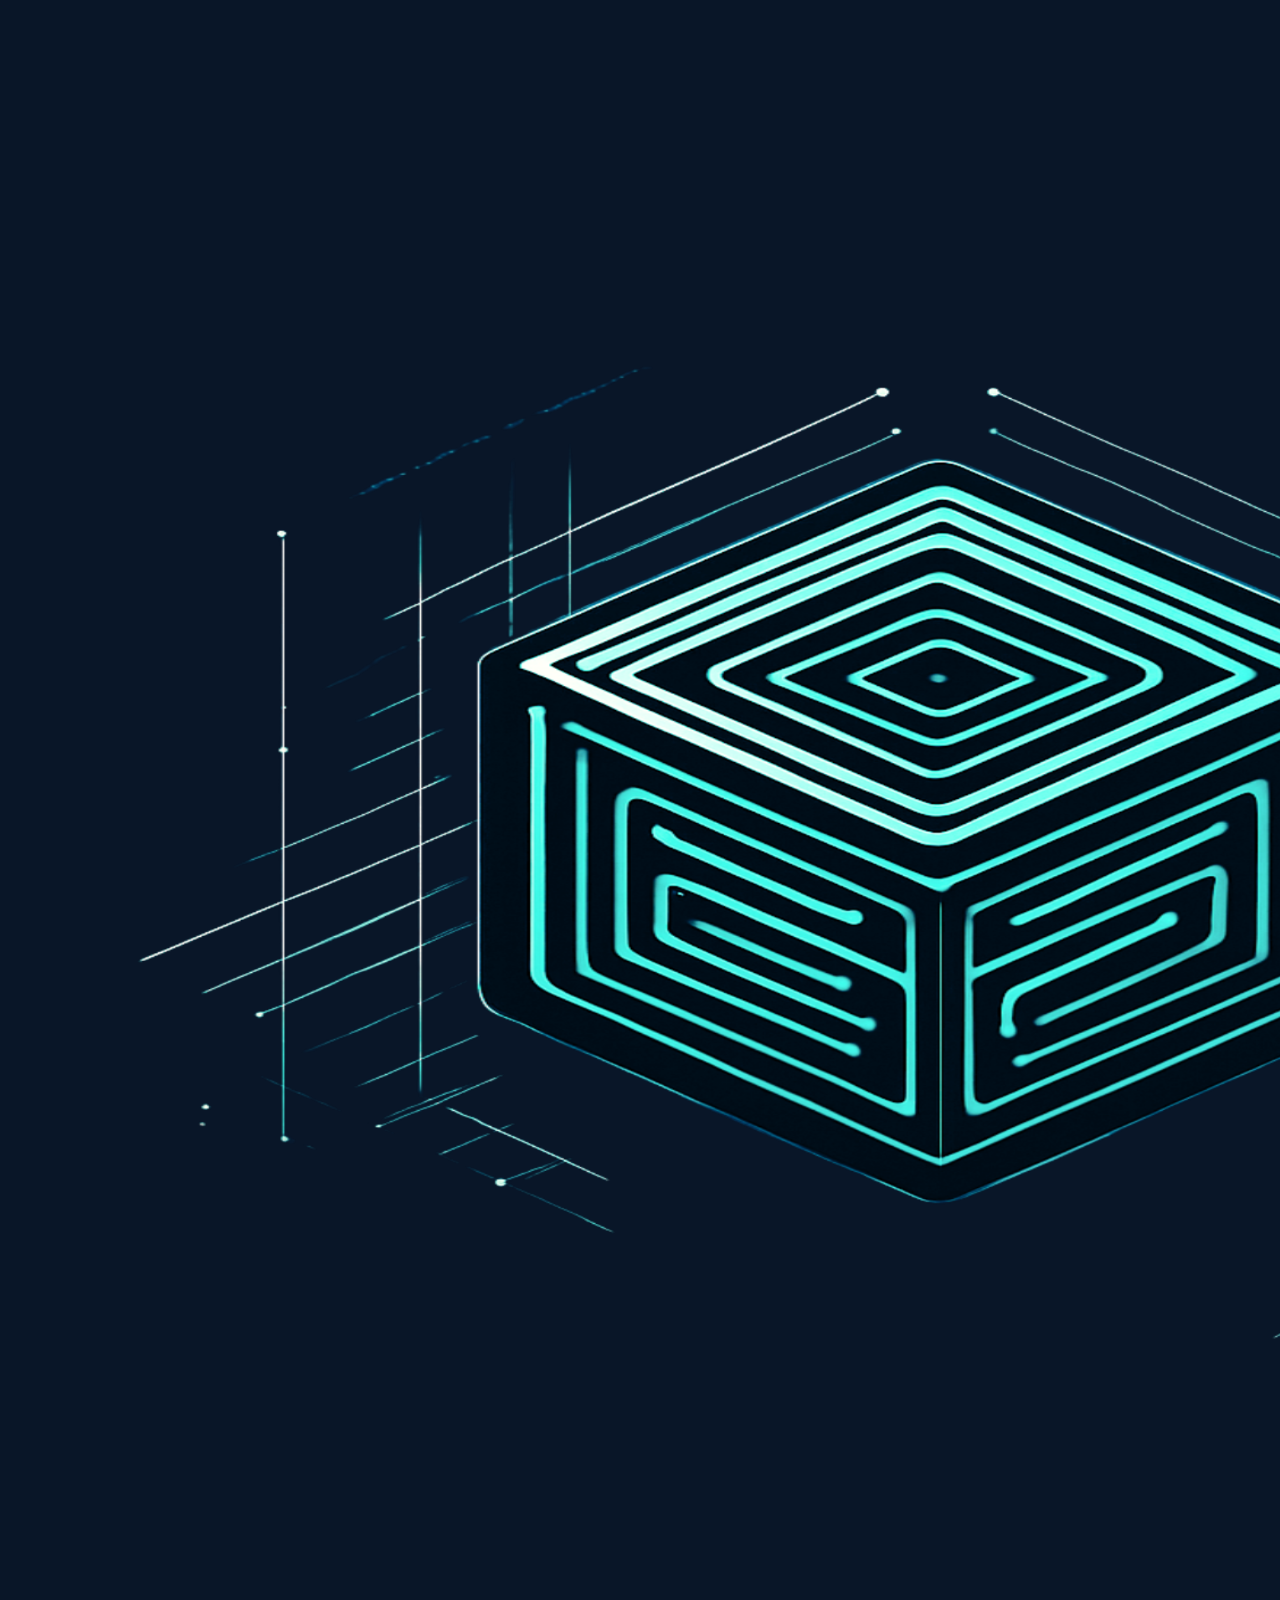
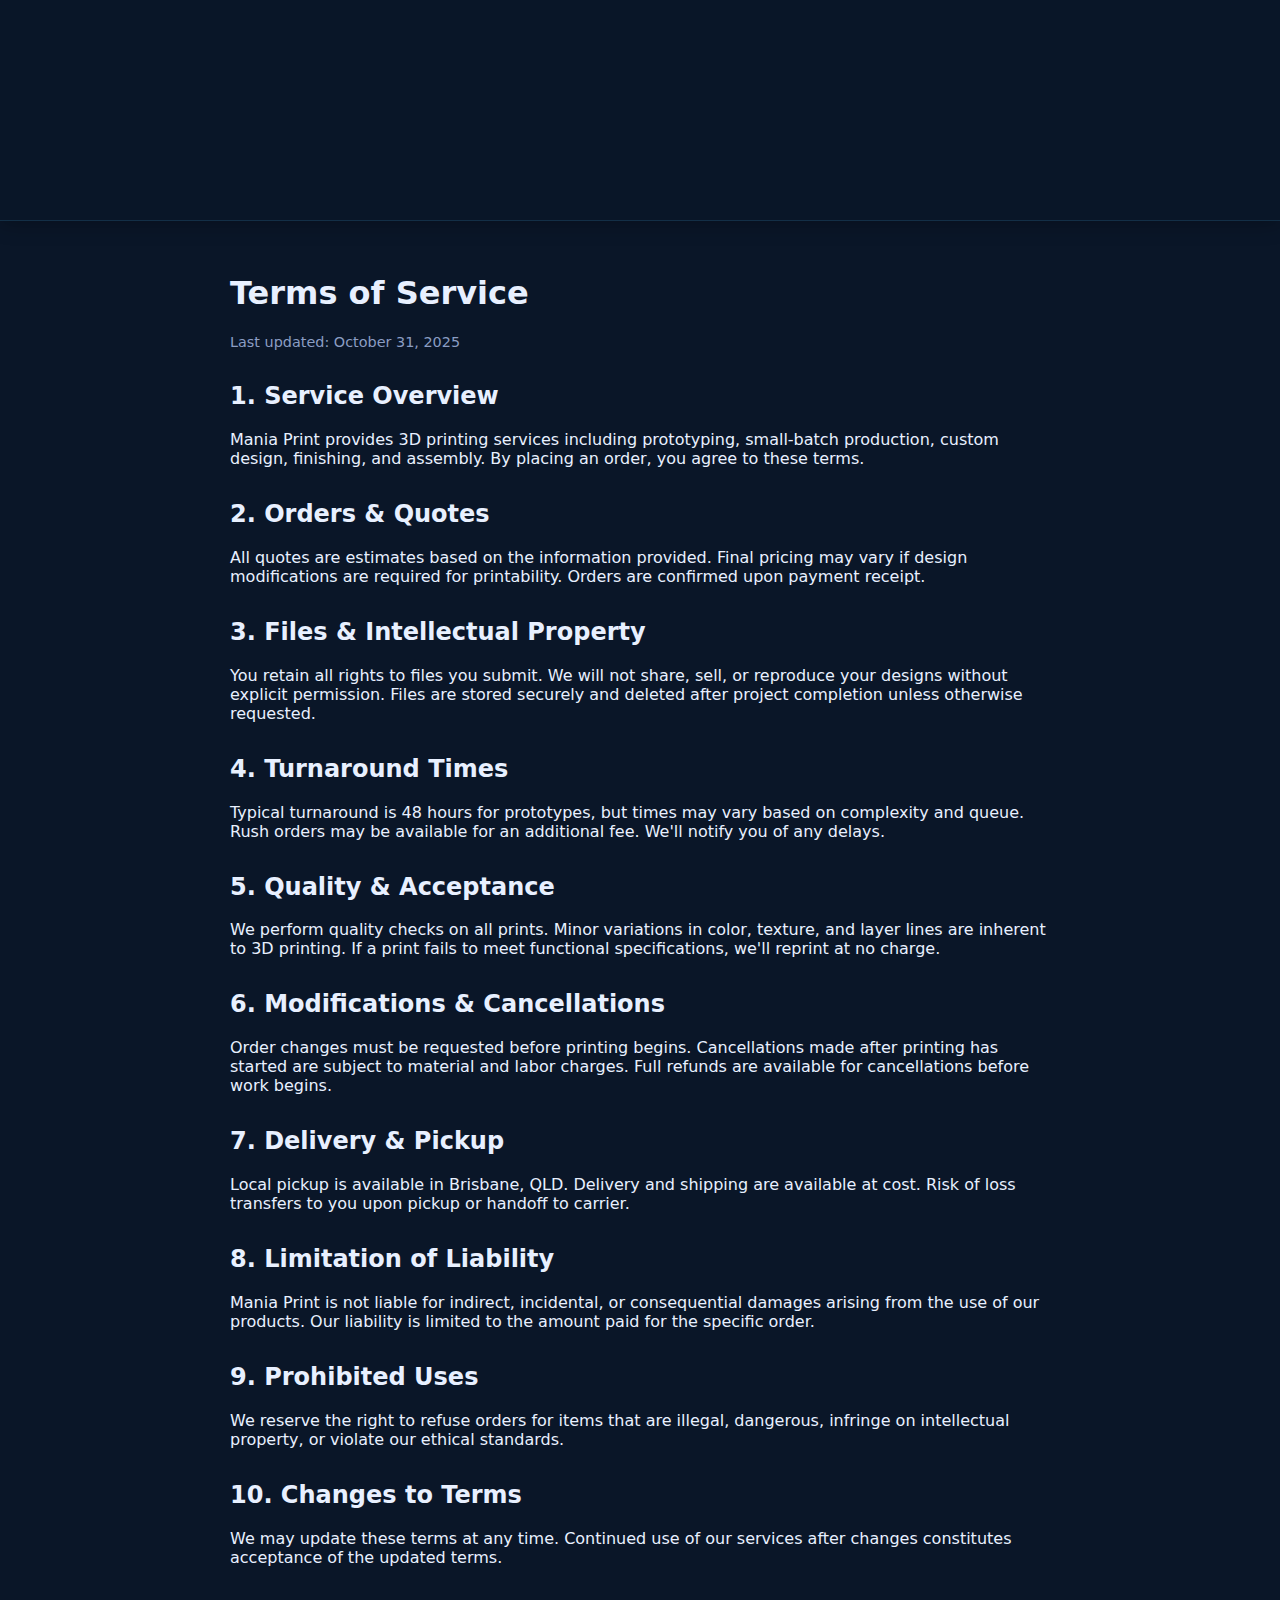
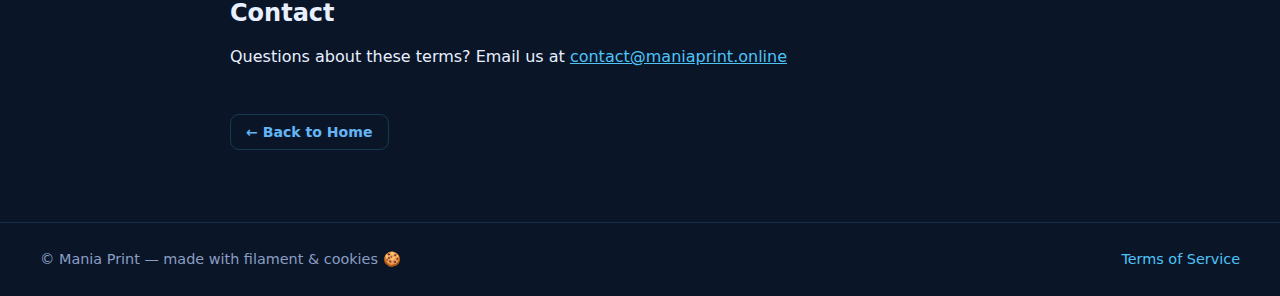
<file: terms/terms.html>
<!doctype html>
<html lang="en">
<head>
  <meta charset="utf-8"/>
  <meta name="viewport" content="width=device-width,initial-scale=1"/>
  <title>Terms of Service — Mania Print</title>
  <link rel="icon" type="image/png" href="../images/logo.png" />
  <link rel="stylesheet" href="../styles.css">
</head>
<body>
  <header class="site-header">
    <div class="container header-container">
      <div class="logo-container">
        <img src="../images/logo-transparent.png" alt="Mania Print Logo" class="logo-img" onerror="this.style.display='none'">
        <a class="logo" href="../index.html">Mania Print</a>
      </div>
      <nav class="nav">
        <a href="../index.html">Home</a>
        <a href="../products">Products</a>
        <a href="../index.html#contact">Contact</a>
      </nav>
    </div>
  </header>

  <main class="container" style="max-width:900px">
    <h1>Terms of Service</h1>
    <p class="small" style="margin-bottom:32px">Last updated: October 31, 2025</p>

    <section style="margin-bottom:32px">
      <h2>1. Service Overview</h2>
      <p>Mania Print provides 3D printing services including prototyping, small-batch production, custom design, finishing, and assembly. By placing an order, you agree to these terms.</p>
    </section>

    <section style="margin-bottom:32px">
      <h2>2. Orders & Quotes</h2>
      <p>All quotes are estimates based on the information provided. Final pricing may vary if design modifications are required for printability. Orders are confirmed upon payment receipt.</p>
    </section>

    <section style="margin-bottom:32px">
      <h2>3. Files & Intellectual Property</h2>
      <p>You retain all rights to files you submit. We will not share, sell, or reproduce your designs without explicit permission. Files are stored securely and deleted after project completion unless otherwise requested.</p>
    </section>

    <section style="margin-bottom:32px">
      <h2>4. Turnaround Times</h2>
      <p>Typical turnaround is 48 hours for prototypes, but times may vary based on complexity and queue. Rush orders may be available for an additional fee. We'll notify you of any delays.</p>
    </section>

    <section style="margin-bottom:32px">
      <h2>5. Quality & Acceptance</h2>
      <p>We perform quality checks on all prints. Minor variations in color, texture, and layer lines are inherent to 3D printing. If a print fails to meet functional specifications, we'll reprint at no charge.</p>
    </section>

    <section style="margin-bottom:32px">
      <h2>6. Modifications & Cancellations</h2>
      <p>Order changes must be requested before printing begins. Cancellations made after printing has started are subject to material and labor charges. Full refunds are available for cancellations before work begins.</p>
    </section>

    <section style="margin-bottom:32px">
      <h2>7. Delivery & Pickup</h2>
      <p>Local pickup is available in Brisbane, QLD. Delivery and shipping are available at cost. Risk of loss transfers to you upon pickup or handoff to carrier.</p>
    </section>

    <section style="margin-bottom:32px">
      <h2>8. Limitation of Liability</h2>
      <p>Mania Print is not liable for indirect, incidental, or consequential damages arising from the use of our products. Our liability is limited to the amount paid for the specific order.</p>
    </section>

    <section style="margin-bottom:32px">
      <h2>9. Prohibited Uses</h2>
      <p>We reserve the right to refuse orders for items that are illegal, dangerous, infringe on intellectual property, or violate our ethical standards.</p>
    </section>

    <section style="margin-bottom:32px">
      <h2>10. Changes to Terms</h2>
      <p>We may update these terms at any time. Continued use of our services after changes constitutes acceptance of the updated terms.</p>
    </section>

    <section style="margin-bottom:32px">
      <h2>Contact</h2>
      <p>Questions about these terms? Email us at <a href="mailto:contact@maniaprint.online" style="color:var(--accent)">contact@maniaprint.online</a></p>
    </section>

    <div style="margin-top:48px">
      <a class="btn ghost" href="../index.html">← Back to Home</a>
    </div>
  </main>

  <footer class="container">
    <div class="small">© Mania Print — made with filament & cookies 🍪</div>
    <div class="small">
      <a href="terms.html" style="color:var(--accent);text-decoration:none">Terms of Service</a>
    </div>
  </footer>
</body>
</html>
</file>
<file: styles.css>
/* Mania Print — styles.css */

:root{
  --bg:#0a1628;
  --panel:#0f1f3a;
  --muted:#8b9dc3;
  --text:#e8f0ff;
  --accent:#4fc3f7;
  --accent-2:#2196f3;
  --accent-light:#64b5f6;
  --glass: rgba(79,195,247,0.08);
  --radius:16px;
  --maxw:100%;
  --pad:40px;
  --transition:200ms ease;
  font-family: Inter, ui-sans-serif, system-ui, -apple-system, "Segoe UI", Roboto, "Helvetica Neue", Arial;
}

/* Reset & base */
*{box-sizing:border-box; -webkit-tap-highlight-color:transparent}
html,body{height:100%;margin:0;background:var(--bg);color:var(--text);-webkit-font-smoothing:antialiased}
.container{max-width:var(--maxw);margin:0 auto;padding:32px var(--pad)}

/* Text selection / cursor behaviour */
h1,h2,h3,h4,h5,h6,p,span,div,a,button,label,.small,.note{user-select:none;cursor:default}
a,button,.cta,.btn,.chip{cursor:pointer !important}
input,textarea{user-select:text;cursor:text}

/* Header - Updated with larger logo without increasing nav height */
header.site-header{
  position:sticky;
  top:0;
  background:rgba(10,22,40,0.95);
  backdrop-filter:blur(12px);
  border-bottom:1px solid rgba(79,195,247,0.15);
  z-index:50;
  box-shadow:0 2px 20px rgba(0,0,0,0.3);
}
header .container{
  display:flex;
  align-items:center;
  justify-content:space-between;
  gap:24px;
  padding:10px var(--pad);
}
.header-container{
  display:flex;
  align-items:center;
  width:100%;
}
.logo-container{
  display:flex;
  align-items:center;
  gap:12px;
  flex:0 0 auto;
}
.logo-img{
  width:1800px;
  height:1800px;
}
.logo{
  font-weight:900;
  letter-spacing:-0.03em;
  color:var(--text);
  text-decoration:none;
  font-size:2rem;
  background:linear-gradient(135deg, var(--accent-light) 0%, var(--accent) 100%);
  -webkit-background-clip:text;
  -webkit-text-fill-color:transparent;
  background-clip:text;
  white-space:nowrap;
}
.nav{
  display:flex;
  gap:1px;
  flex:1;
  justify-content:flex-start;
  align-items:center;
  margin-left:24px;
}
.nav a{
  color:var(--muted);
  text-decoration:none;
  padding:8px 14px;
  border-radius:8px;
  font-weight:600;
  transition:var(--transition);
  white-space:nowrap;
  font-size:0.95rem;
}
.nav a:hover{
  color:var(--text);
  background:rgba(79,195,247,0.1);
}
.nav a.nav-active{
  color:var(--text);
  background:rgba(79,195,247,0.15);
  box-shadow:0 0 20px rgba(79,195,247,0.2);
}

.cta{
  background:linear-gradient(135deg,var(--accent-light),var(--accent));
  color:#0a1628;
  padding:8px 16px;
  border-radius:8px;
  font-weight:700;
  text-decoration:none;
  border:none;
  outline:none;
  cursor:pointer;
  transition:var(--transition);
  box-shadow:0 4px 15px rgba(79,195,247,0.3);
  white-space:nowrap;
  flex:0 0 auto;
  font-size:0.9rem;
}
.cta:hover{transform:translateY(-2px);box-shadow:0 6px 20px rgba(79,195,247,0.4)}
.cta.topmargin{display:inline-block;margin-top:10px}
.cta.ghost{background:transparent;border:1px solid rgba(79,195,247,0.3);color:var(--accent-light);box-shadow:none}
.cta.ghost:hover{background:rgba(79,195,247,0.1);border-color:var(--accent)}

/* Hero - Reduced top margin, increased internal spacing */
.hero{
  margin:4px auto 0;
  padding:48px 36px;
  border-radius:20px;
  background:var(--panel);
  border:1px solid rgba(79,195,247,0.2);
  display:grid;
  grid-template-columns:1fr 420px;
  gap:36px;
  align-items:center;
  box-shadow:0 8px 32px rgba(0,0,0,0.2);
}
.hero h1{margin:0 0 20px 0;font-size:2.3rem;letter-spacing:-0.03em;line-height:1.2}
.hero p.lead{color:var(--muted);margin:0 0 28px 0;font-size:1.05rem;line-height:1.6}
.hero .kpis{display:flex;gap:12px;margin-top:0;margin-bottom:0}
.kpi{background:rgba(79,195,247,0.06);padding:12px;border-radius:14px;border:1px solid rgba(79,195,247,0.15);min-width:130px;text-align:center;transition:var(--transition)}
.kpi:hover{background:rgba(79,195,247,0.1);border-color:rgba(79,195,247,0.25)}
.kpi b{display:block;font-size:1.3rem;color:var(--accent-light)}

/* Reusable card */
.card{background:var(--panel);border-radius:14px;padding:20px;border:1px solid rgba(79,195,247,0.15);box-shadow:0 4px 16px rgba(0,0,0,0.1)}

/* Services */
.services{display:grid;grid-template-columns:repeat(auto-fit,minmax(240px,1fr));gap:16px;margin-top:24px}
.service{transition:var(--transition)}
.service:hover{transform:translateY(-2px);border-color:rgba(79,195,247,0.3);box-shadow:0 8px 24px rgba(0,0,0,0.2)}
.service h3{margin:0 0 10px 0;color:var(--accent-light)}
.service p{margin:0;color:var(--muted);line-height:1.5}

/* Process + quote calculator - Updated calculator to match height */
.split{display:grid;grid-template-columns:1fr 1fr;gap:24px;margin-top:24px}
.steps{display:flex;flex-direction:column;gap:14px;height:100%}
.step{display:flex;gap:14px;align-items:flex-start;transition:var(--transition)}
.step:hover{transform:translateX(4px)}
.step .num{background:linear-gradient(135deg,var(--accent-light),var(--accent));padding:10px 14px;border-radius:12px;color:#0a1628;font-weight:800;box-shadow:0 2px 10px rgba(79,195,247,0.3)}

/* Quote Calculator - Resized to match How it Works height */
.quote-calculator{
  background:var(--panel);
  border:1px solid rgba(79,195,247,0.2);
  border-radius:14px;
  padding:24px;
  height:100%;
  display:flex;
  flex-direction:column;
}
.quote-calculator h2{
  margin:0 0 8px 0;
  font-size:1.5rem;
}
.quote-calculator > .note{
  margin:0 0 16px 0;
}
.calculator-form{
  display:flex;
  flex-direction:column;
  gap:12px;
  flex:1;
}
.form-group{
  display:flex;
  flex-direction:column;
  gap:6px;
}
.form-group label{
  font-weight:600;
  font-size:0.9rem;
  color:var(--text);
}
.calculator-result{
  margin-top:16px;
  padding:16px;
  background:rgba(79,195,247,0.08);
  border-radius:12px;
  border:1px solid rgba(79,195,247,0.2);
  text-align:center;
}
.calculator-result .estimate{
  font-size:2rem;
  font-weight:800;
  color:var(--accent-light);
  margin:8px 0;
}
.calculator-result .note{
  margin:0;
}

.pricing{display:grid;grid-template-columns:repeat(auto-fit,minmax(180px,1fr));gap:14px}
.price{padding:20px;border-radius:14px;background:var(--panel);border:1px solid rgba(79,195,247,0.15);transition:var(--transition)}
.price:hover{border-color:rgba(79,195,247,0.3);box-shadow:0 8px 24px rgba(0,0,0,0.2)}
.price h4{margin:0 0 10px 0;color:var(--accent-light)}

/* FAQ */
.faq{margin-top:28px}
.faq details{background:var(--panel);padding:18px 20px;border-radius:14px;border:1px solid rgba(79,195,247,0.15);margin-bottom:12px;transition:var(--transition)}
.faq details:hover{background:rgba(79,195,247,0.08);border-color:rgba(79,195,247,0.25)}
.faq summary{font-weight:700;color:var(--text);cursor:pointer;padding:4px 0}
.faq details[open] summary{margin-bottom:16px;padding-bottom:14px;border-bottom:1px solid rgba(79,195,247,0.15)}
.faq details .small{line-height:1.6;color:var(--muted);padding-top:8px}

/* Contact & forms */
.contact{display:grid;grid-template-columns:1fr 360px;gap:24px;margin-top:28px}
form.fieldset{display:flex;flex-direction:column;gap:12px}
input,textarea,select{background:rgba(79,195,247,0.03);border:1px solid rgba(79,195,247,0.15);padding:12px;border-radius:10px;color:var(--text);outline:none;resize:none;transition:var(--transition)}
input:focus,textarea:focus,select:focus{border-color:var(--accent);box-shadow:0 0 0 3px rgba(79,195,247,0.1)}
input::placeholder,textarea::placeholder{color:var(--muted)}
.note{color:var(--muted);font-size:0.95rem;line-height:1.5}

/* Custom select */
.custom-select{position:relative;min-width:180px}
.custom-select-button{background:rgba(79,195,247,0.03);border:1px solid rgba(79,195,247,0.15);color:var(--text);padding:10px 14px;border-radius:10px;cursor:pointer;width:100%;text-align:left;font-weight:600;font-size:0.9rem;transition:var(--transition)}
.custom-select-button:hover{background:rgba(79,195,247,0.08);border-color:var(--accent)}
.custom-select-options{position:absolute;top:calc(100% + 6px);left:0;right:0;background:var(--panel);border:1px solid rgba(79,195,247,0.2);border-radius:12px;overflow:hidden;z-index:100;box-shadow:0 8px 32px rgba(0,0,0,0.4)}
.custom-select-options.hidden{display:none}
.custom-select-option{padding:12px 14px;cursor:pointer;transition:var(--transition);font-size:0.9rem;color:var(--text)}
.custom-select-option:hover{background:rgba(79,195,247,0.1)}
.custom-select-option.disabled{color:var(--muted);opacity:0.5;cursor:not-allowed}
.custom-select-option.disabled:hover{background:transparent}
.hidden{display:none}

/* Footer */
footer.container{margin-top:40px;padding:28px var(--pad);border-top:1px solid rgba(79,195,247,0.15)}
footer{display:flex;justify-content:space-between;align-items:center;gap:12px;flex-wrap:wrap}
.small{color:var(--muted);font-size:0.9rem}

/* Products page / tools styles */

/* Tools hero */
.tools-hero{margin-top:20px}
.tools-hero h1{margin:0 0 8px 0;font-size:2.2rem;letter-spacing:-0.03em}
.tools-hero .small{color:var(--muted);margin:0;font-size:1rem;line-height:1.5}

/* Back button */
.btn.back{
  background:transparent;border:none;color:var(--muted);font-size:0.9rem;padding:8px 12px;text-decoration:none;display:inline-flex;align-items:center;gap:6px;transition:var(--transition)
}
.btn.back:hover{color:var(--text);background:rgba(79,195,247,0.08)}
.btn.back::before{content:'←';font-size:1.1rem}

/* Controls / search */
.controls{display:flex;gap:10px;flex-wrap:wrap;align-items:center;margin-top:20px}
.search{position:relative;flex:1;min-width:280px;display:flex;align-items:center;background:rgba(79,195,247,0.03);border:1px solid rgba(79,195,247,0.15);border-radius:12px;padding:10px 14px;transition:var(--transition)}
.search:focus-within{border-color:var(--accent);box-shadow:0 0 0 3px rgba(79,195,247,0.1)}
.search svg{color:var(--muted);margin-right:10px;flex-shrink:0}
.search input{background:transparent;border:none;outline:none;color:var(--text);flex:1;font-size:0.95rem}
.search input::placeholder{color:var(--muted)}

/* Chips */
.chips{display:flex;gap:8px;flex-wrap:wrap;margin-top:16px}
.chip{background:rgba(79,195,247,0.05);border:1px solid rgba(79,195,247,0.15);padding:8px 14px;border-radius:10px;color:var(--muted);font-weight:600;font-size:0.85rem;cursor:pointer;transition:var(--transition);border:none;outline:none}
.chip:hover{background:rgba(79,195,247,0.1);color:var(--text)}
.chip.active{background:linear-gradient(135deg,var(--accent-light),var(--accent));color:#0a1628;box-shadow:0 2px 10px rgba(79,195,247,0.3)}

/* Cards grid & product cards */
.cards-grid{display:grid;grid-template-columns:repeat(auto-fill,minmax(320px,1fr));gap:16px;margin-top:24px}
.tool-card{
  background:var(--panel);
  border:1px solid rgba(79,195,247,0.15);
  border-radius:16px;
  padding:20px;
  transition:var(--transition);
  display:flex;
  flex-direction:column;
  min-height:320px;
}
.tool-card:hover{border-color:rgba(79,195,247,0.3);transform:translateY(-3px);box-shadow:0 12px 32px rgba(0,0,0,0.3)}
.card-top{display:flex;gap:14px;align-items:flex-start;flex:1}
.icon{width:52px;height:52px;border-radius:14px;display:flex;align-items:center;justify-content:center;font-weight:800;font-size:1.3rem;flex-shrink:0;overflow:hidden;box-shadow:0 4px 12px rgba(0,0,0,0.2)}
.tool-card h3{margin:0 0 8px 0;font-size:1.15rem;color:var(--accent-light)}
.card-desc{margin:0 0 8px 0;color:var(--muted);font-size:0.93rem;line-height:1.5}
.card-tags{display:flex;flex-wrap:wrap;gap:6px;margin-top:auto}
.card-tags .chip{font-size:0.75rem;padding:5px 10px;background:rgba(79,195,247,0.08);border:1px solid rgba(79,195,247,0.1);cursor:default}
.card-actions{display:flex;gap:10px;align-items:center;margin-top:16px;padding-top:0;border-top:none}
.btn{padding:9px 15px;border-radius:9px;font-weight:700;text-decoration:none;border:none;outline:none;cursor:pointer;transition:var(--transition);font-size:0.88rem;display:inline-block}
.btn.primary{background:linear-gradient(135deg,var(--accent-light),var(--accent));color:#0a1628;box-shadow:0 2px 10px rgba(79,195,247,0.3)}
.btn.primary:hover{transform:translateY(-1px);box-shadow:0 4px 15px rgba(79,195,247,0.4)}
.btn.ghost{background:transparent;border:1px solid rgba(79,195,247,0.2);color:var(--accent-light)}
.btn.ghost:hover{background:rgba(79,195,247,0.08);border-color:var(--accent)}
.btn.small{padding:7px 12px;font-size:0.82rem}
.btn:disabled{
  opacity:0.4;
  cursor:not-allowed;
}
.btn:disabled:hover{
  transform:none;
  box-shadow:none;
  background:transparent;
}
.card-actions .price{margin-left:auto;font-weight:800;color:var(--accent-light);font-size:1.1rem}

/* 3D Viewer Modal - Updated with color picker */
#viewer-modal{
  position:fixed;
  left:0; top:0; right:0; bottom:0;
  display:flex;
  align-items:center;
  justify-content:center;
  background:rgba(0,0,0,0.9);
  z-index:9999;
  padding:20px;
}
#viewer-modal-inner{
  max-width:1000px;
  width:100%;
  height:80vh;
  background:var(--panel);
  border-radius:18px;
  border:1px solid rgba(79,195,247,0.2);
  box-shadow:0 12px 48px rgba(0,0,0,0.5);
  display:flex;
  flex-direction:column;
  overflow:hidden;
}
#viewer-modal-header{
  padding:20px 24px;
  border-bottom:1px solid rgba(79,195,247,0.15);
  display:flex;
  justify-content:space-between;
  align-items:center;
}
#viewer-modal-header h2{
  margin:0;
  color:var(--accent-light);
  font-size:1.5rem;
}
#viewer-canvas-container{
  flex:1;
  position:relative;
  background:linear-gradient(135deg, rgba(10,22,40,0.8), rgba(15,31,58,0.8));
  overflow:hidden;
}
#viewer-canvas{
  width:100%;
  height:100%;
  display:block;
}
.viewer-controls{
  position:absolute;
  bottom:20px;
  left:50%;
  transform:translateX(-50%);
  display:flex;
  gap:12px;
  background:rgba(15,31,58,0.95);
  padding:12px 16px;
  border-radius:12px;
  border:1px solid rgba(79,195,247,0.2);
  flex-wrap:wrap;
  justify-content:center;
}
.viewer-controls button{
  background:rgba(79,195,247,0.1);
  border:1px solid rgba(79,195,247,0.2);
  color:var(--text);
  padding:8px 14px;
  border-radius:8px;
  cursor:pointer;
  font-weight:600;
  font-size:0.85rem;
  transition:var(--transition);
}
.viewer-controls button:hover{
  background:rgba(79,195,247,0.2);
  border-color:var(--accent);
}
.color-picker-container{
  display:flex;
  gap:8px;
  align-items:center;
}
.color-swatch{
  width:32px;
  height:32px;
  border-radius:6px;
  border:2px solid rgba(79,195,247,0.3);
  cursor:pointer;
  transition:var(--transition);
}
.color-swatch:hover{
  border-color:var(--accent);
  transform:scale(1.1);
}
.color-swatch.active{
  border-color:var(--accent-light);
  box-shadow:0 0 10px rgba(79,195,247,0.5);
}
.viewer-loading{
  position:absolute;
  top:50%;
  left:50%;
  transform:translate(-50%, -50%);
  color:var(--accent-light);
  font-size:1.2rem;
  font-weight:600;
  text-align:center;
  max-width:80%;
}

/* Modal */
#simple-modal{
  position:fixed;
  left:0; top:0; right:0; bottom:0;
  display:flex;
  align-items:center;
  justify-content:center;
  background:rgba(0,0,0,0.8);
  z-index:9999;
  padding:20px;
}
#simple-modal > div{
  max-width:600px;
  width:100%;
  background:var(--panel);
  padding:32px;
  border-radius:18px;
  border:1px solid rgba(79,195,247,0.2);
  box-shadow:0 12px 48px rgba(0,0,0,0.5);
}

/* Mobile & Tablet responsive */
@media (max-width:1024px){
  :root{--pad:30px}
  .container{padding:24px var(--pad)}
  .hero{grid-template-columns:1fr;padding:32px 24px;gap:24px}
  .hero h1{font-size:2rem}
  .split{grid-template-columns:1fr}
  .contact{grid-template-columns:1fr}
  .cards-grid{grid-template-columns:repeat(auto-fill,minmax(280px,1fr))}
  #viewer-modal-inner{height:70vh}
}

@media (max-width:768px){
  :root{--pad:20px}
  .container{padding:20px var(--pad)}
  header .container{flex-wrap:wrap;padding:8px var(--pad);gap:12px}
  .logo-container{order:1}
  .logo{font-size:1.6rem}
  .logo-img{width:70px;height:70px}
  .nav{order:2;width:100%;justify-content:flex-start;overflow-x:auto;-webkit-overflow-scrolling:touch;gap:8px;padding:8px 0;margin-left:0}
  .nav a{padding:8px 12px;font-size:0.85rem}
  .hero{padding:24px 20px;gap:20px}
  .hero h1{font-size:1.7rem}
  .hero p.lead{font-size:0.95rem}
  .hero .kpis{flex-direction:column;gap:10px}
  .kpi{min-width:100%}
  .services{grid-template-columns:1fr}
  .cards-grid{grid-template-columns:1fr}
  .controls{flex-direction:column;align-items:stretch}
  .search{min-width:100%}
  .custom-select{min-width:100%}
  #viewer-modal-inner{height:60vh}
  .viewer-controls{flex-wrap:wrap;width:90%}
}

@media (max-width:480px){
  :root{--pad:16px}
  .container{padding:16px var(--pad)}
  .logo{font-size:1.4rem}
  .logo-img{width:60px;height:60px}
  .hero h1{font-size:1.5rem}
  .hero p.lead{font-size:0.9rem}
  .tool-card{min-height:auto}
  .card-top{flex-direction:column;align-items:center;text-align:center}
  .card-actions{flex-wrap:wrap}
  .card-actions .price{width:100%;text-align:center;margin:8px 0 0 0}
  #viewer-modal{padding:10px}
  #viewer-modal-inner{height:85vh}
}

/* Accessibility */
.toast{position:fixed;bottom:24px;right:24px;background:var(--panel);border:1px solid rgba(79,195,247,0.06);padding:12px 18px;border-radius:10px;color:var(--text);font-weight:600;z-index:10000;opacity:0;transform:translateY(10px);transition:all 0.3s ease;pointer-events:none}
.toast.show{opacity:1;transform:translateY(0);pointer-events:auto}
</file>
